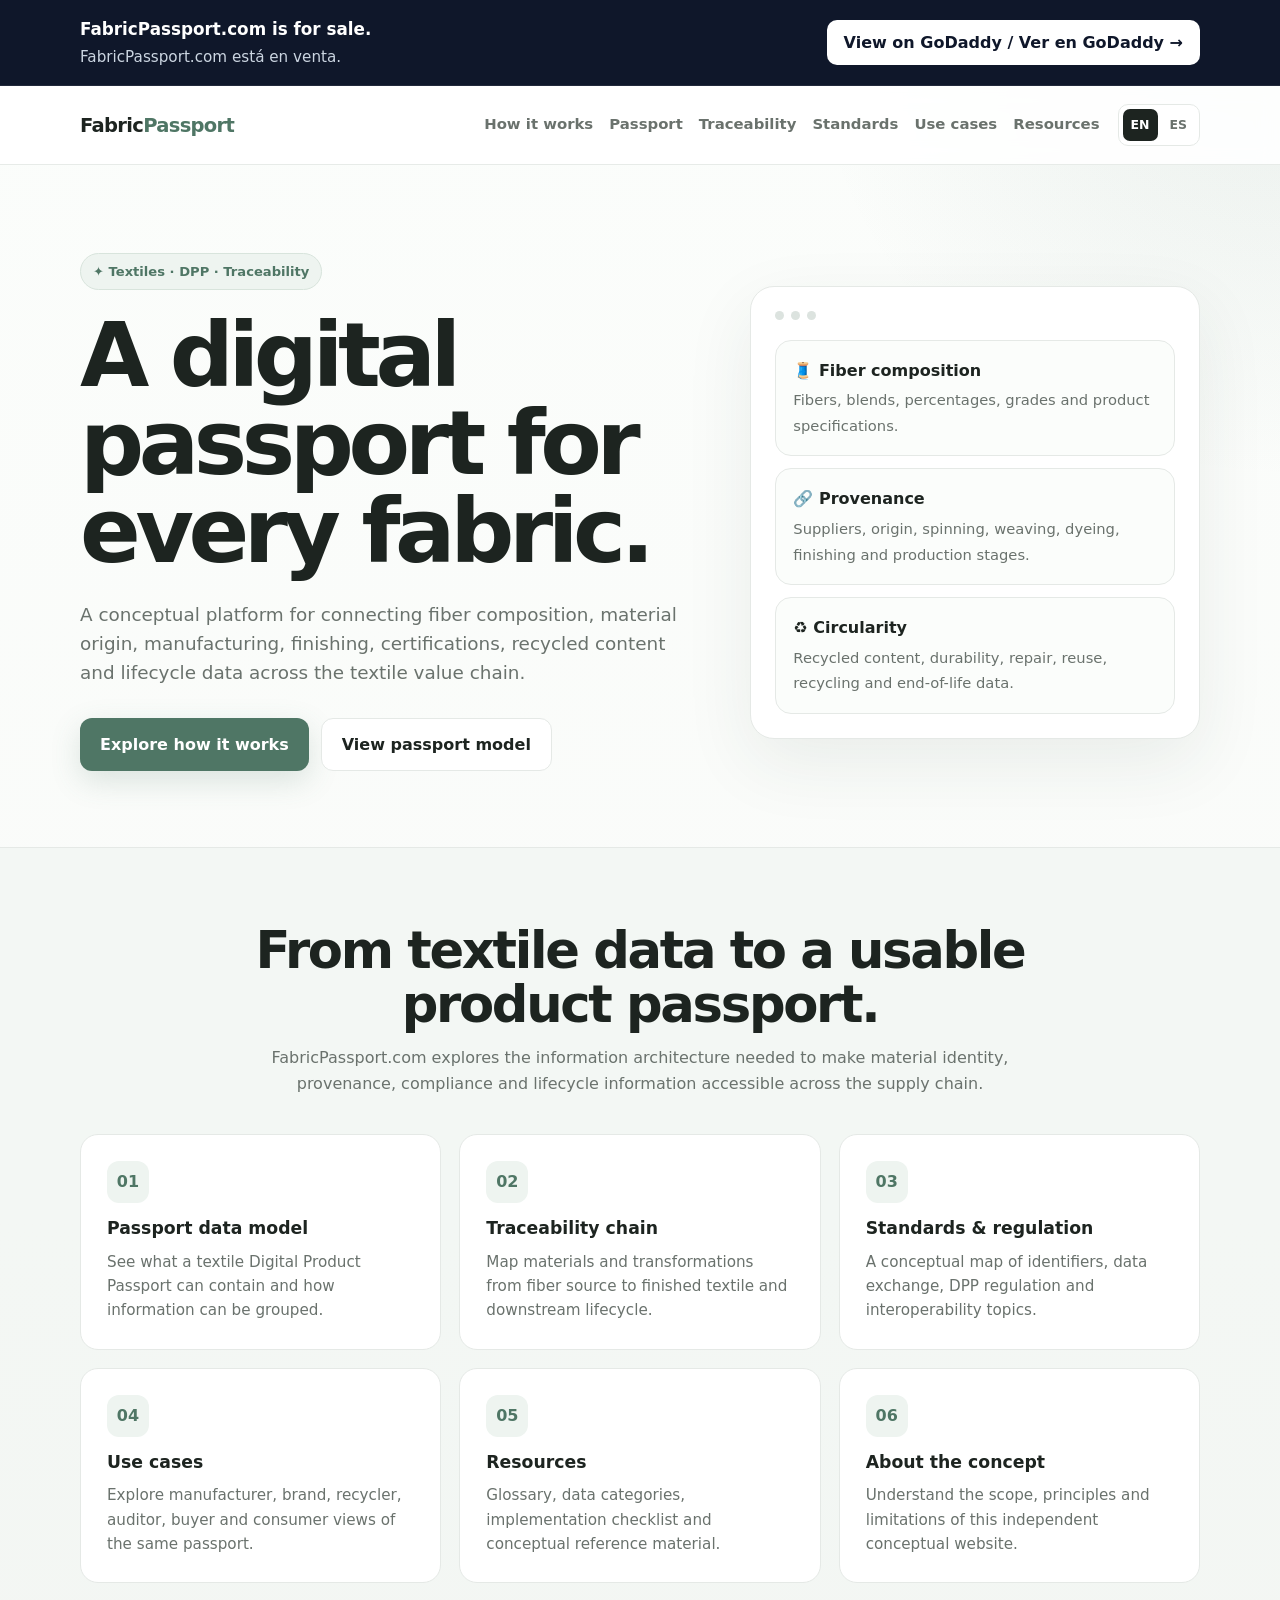
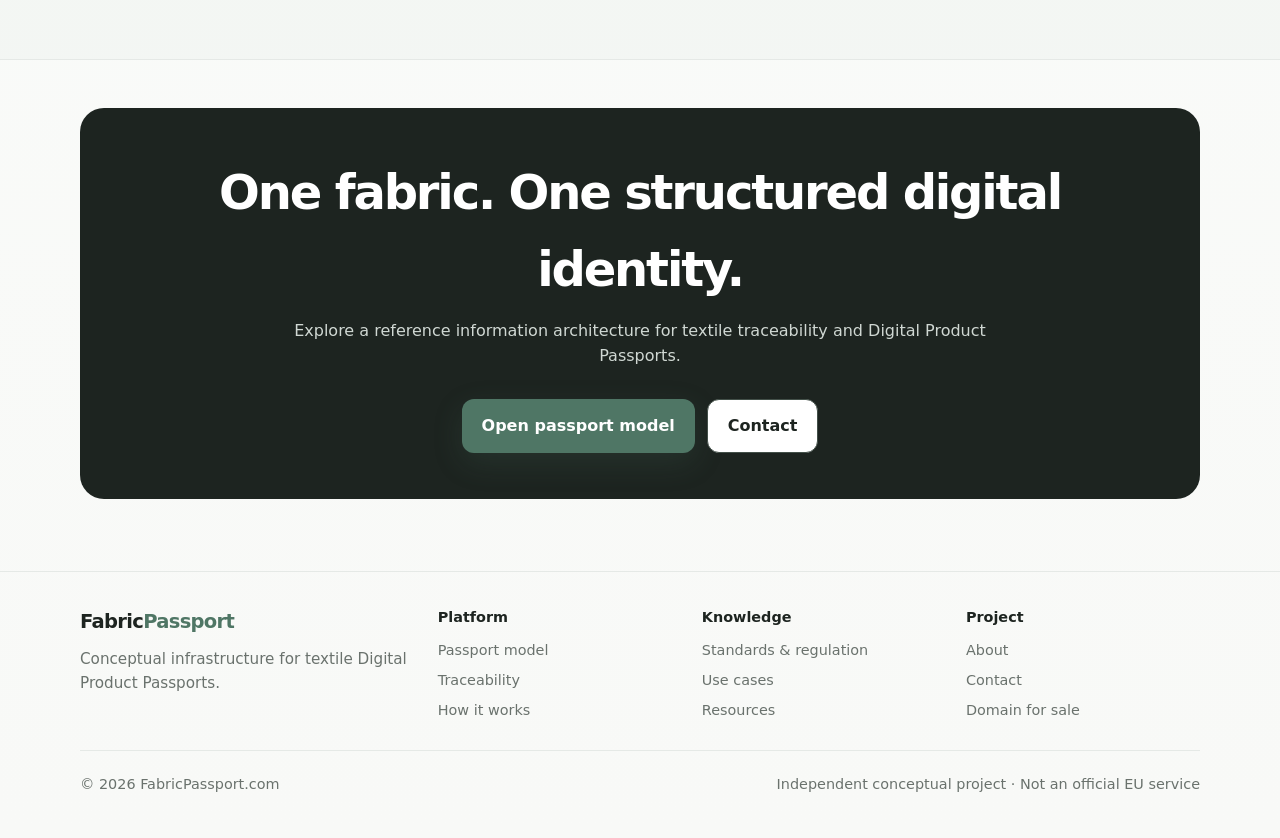
<file: index.html>
<!doctype html><html lang="en"><head><meta charset="utf-8"><meta name="viewport" content="width=device-width, initial-scale=1"><title>FabricPassport.com — Digital Product Passports for fabrics and textiles</title><meta name="description" content="Conceptual platform for textile Digital Product Passports, traceability, provenance and lifecycle data."><meta name="robots" content="index, follow"><link rel="stylesheet" href="styles.css"><script async src="https://www.googletagmanager.com/gtag/js?id=G-VR49C18LTL"></script><script>window.dataLayer=window.dataLayer||[];function gtag(){dataLayer.push(arguments)}gtag('js',new Date());gtag('config','G-VR49C18LTL');</script></head><body data-page="home"><div class="sale-banner"><div class="container sale-banner-inner"><div class="sale-banner-copy"><strong>FabricPassport.com is for sale.</strong><span>FabricPassport.com está en venta.</span></div><a href="https://www.godaddy.com/domainsearch/find?checkAvail=1&domainToCheck=fabricpassport.com" target="_blank" rel="noopener noreferrer">View on GoDaddy / Ver en GoDaddy →</a></div></div>
<header><div class="container"><nav><a href="index.html" class="brand">Fabric<span>Passport</span></a><div class="nav-actions"><div class="nav-links"><a href="how-it-works.html" class="nav-link" data-nav="how"><span data-en="How it works" data-es="Cómo funciona">How it works</span></a><a href="passport.html" class="nav-link" data-nav="passport"><span data-en="Passport" data-es="Pasaporte">Passport</span></a><a href="traceability.html" class="nav-link" data-nav="traceability"><span data-en="Traceability" data-es="Trazabilidad">Traceability</span></a><a href="standards.html" class="nav-link" data-nav="standards"><span data-en="Standards" data-es="Estándares">Standards</span></a><a href="use-cases.html" class="nav-link" data-nav="usecases"><span data-en="Use cases" data-es="Casos de uso">Use cases</span></a><a href="resources.html" class="nav-link" data-nav="resources"><span data-en="Resources" data-es="Recursos">Resources</span></a></div><div class="language-switch" aria-label="Language selector"><button type="button" data-lang="en">EN</button><button type="button" data-lang="es">ES</button></div></div></nav></div></header>
<main>
<section class="hero"><div class="container hero-grid"><div><div class="eyebrow" data-en="✦ Textiles · DPP · Traceability" data-es="✦ Textil · DPP · Trazabilidad">✦ Textiles · DPP · Traceability</div><h1 data-en="A digital passport for every fabric." data-es="Un pasaporte digital para cada tejido.">A digital passport for every fabric.</h1><p data-en="A conceptual platform for connecting fiber composition, material origin, manufacturing, finishing, certifications, recycled content and lifecycle data across the textile value chain." data-es="Una plataforma conceptual para conectar composición de fibras, origen de materiales, fabricación, acabados, certificaciones, contenido reciclado y datos de ciclo de vida en toda la cadena de valor textil.">A conceptual platform for connecting fiber composition, material origin, manufacturing, finishing, certifications, recycled content and lifecycle data across the textile value chain.</p><div class="actions"><a href="how-it-works.html" class="btn btn-primary" data-en="Explore how it works" data-es="Ver cómo funciona">Explore how it works</a><a href="passport.html" class="btn btn-secondary" data-en="View passport model" data-es="Ver modelo de pasaporte">View passport model</a></div></div><div class="preview"><div class="preview-top"><div class="dot"></div><div class="dot"></div><div class="dot"></div></div><div class="mini-card"><strong data-en="🧵 Fiber composition" data-es="🧵 Composición de fibras">🧵 Fiber composition</strong><span data-en="Fibers, blends, percentages, grades and product specifications." data-es="Fibras, mezclas, porcentajes, calidades y especificaciones de producto.">Fibers, blends, percentages, grades and product specifications.</span></div><div class="mini-card"><strong data-en="🔗 Provenance" data-es="🔗 Procedencia">🔗 Provenance</strong><span data-en="Suppliers, origin, spinning, weaving, dyeing, finishing and production stages." data-es="Proveedores, origen, hilado, tejido, tintura, acabado y etapas de producción.">Suppliers, origin, spinning, weaving, dyeing, finishing and production stages.</span></div><div class="mini-card"><strong data-en="♻️ Circularity" data-es="♻️ Circularidad">♻️ Circularity</strong><span data-en="Recycled content, durability, repair, reuse, recycling and end-of-life data." data-es="Contenido reciclado, durabilidad, reparación, reutilización, reciclaje y fin de vida.">Recycled content, durability, repair, reuse, recycling and end-of-life data.</span></div></div></div></section>
<section class="section alt"><div class="container"><div class="section-title"><h2 data-en="From textile data to a usable product passport." data-es="De los datos textiles a un pasaporte de producto utilizable.">From textile data to a usable product passport.</h2><p data-en="FabricPassport.com explores the information architecture needed to make material identity, provenance, compliance and lifecycle information accessible across the supply chain." data-es="FabricPassport.com explora la arquitectura de información necesaria para hacer accesibles la identidad del material, la procedencia, el cumplimiento y el ciclo de vida a lo largo de la cadena de suministro.">FabricPassport.com explores the information architecture needed to make material identity, provenance, compliance and lifecycle information accessible across the supply chain.</p></div><div class="cards"><a class="card link-card" href="passport.html"><div class="icon">01</div><h3 data-en="Passport data model" data-es="Modelo de datos DPP">Passport data model</h3><p data-en="See what a textile Digital Product Passport can contain and how information can be grouped." data-es="Consulta qué puede contener un Pasaporte Digital de Producto textil y cómo agrupar la información.">See what a textile Digital Product Passport can contain and how information can be grouped.</p></a><a class="card link-card" href="traceability.html"><div class="icon">02</div><h3 data-en="Traceability chain" data-es="Cadena de trazabilidad">Traceability chain</h3><p data-en="Map materials and transformations from fiber source to finished textile and downstream lifecycle." data-es="Mapea materiales y transformaciones desde el origen de la fibra hasta el producto terminado y su ciclo de vida.">Map materials and transformations from fiber source to finished textile and downstream lifecycle.</p></a><a class="card link-card" href="standards.html"><div class="icon">03</div><h3 data-en="Standards & regulation" data-es="Estándares y regulación">Standards & regulation</h3><p data-en="A conceptual map of identifiers, data exchange, DPP regulation and interoperability topics." data-es="Un mapa conceptual de identificadores, intercambio de datos, regulación DPP e interoperabilidad.">A conceptual map of identifiers, data exchange, DPP regulation and interoperability topics.</p></a><a class="card link-card" href="use-cases.html"><div class="icon">04</div><h3 data-en="Use cases" data-es="Casos de uso">Use cases</h3><p data-en="Explore manufacturer, brand, recycler, auditor, buyer and consumer views of the same passport." data-es="Explora las vistas de fabricante, marca, reciclador, auditor, comprador y consumidor sobre un mismo pasaporte.">Explore manufacturer, brand, recycler, auditor, buyer and consumer views of the same passport.</p></a><a class="card link-card" href="resources.html"><div class="icon">05</div><h3 data-en="Resources" data-es="Recursos">Resources</h3><p data-en="Glossary, data categories, implementation checklist and conceptual reference material." data-es="Glosario, categorías de datos, checklist de implantación y material conceptual de referencia.">Glossary, data categories, implementation checklist and conceptual reference material.</p></a><a class="card link-card" href="about.html"><div class="icon">06</div><h3 data-en="About the concept" data-es="Sobre el concepto">About the concept</h3><p data-en="Understand the scope, principles and limitations of this independent conceptual website." data-es="Conoce el alcance, principios y limitaciones de esta web conceptual independiente.">Understand the scope, principles and limitations of this independent conceptual website.</p></a></div></div></section>
<section class="container"><div class="cta"><h2 data-en="One fabric. One structured digital identity." data-es="Un tejido. Una identidad digital estructurada.">One fabric. One structured digital identity.</h2><p data-en="Explore a reference information architecture for textile traceability and Digital Product Passports." data-es="Explora una arquitectura de información de referencia para trazabilidad textil y Pasaportes Digitales de Producto.">Explore a reference information architecture for textile traceability and Digital Product Passports.</p><div class="actions"><a class="btn btn-primary" href="passport.html" data-en="Open passport model" data-es="Abrir modelo de pasaporte">Open passport model</a><a class="btn btn-secondary" href="contact.html" data-en="Contact" data-es="Contacto">Contact</a></div></div></section></main><footer><div class="container"><div class="footer-grid"><div><a href="index.html" class="brand">Fabric<span>Passport</span></a><p class="muted" style="margin-top:10px" data-en="Conceptual infrastructure for textile Digital Product Passports." data-es="Infraestructura conceptual para Pasaportes Digitales de Producto textiles.">Conceptual infrastructure for textile Digital Product Passports.</p></div><div><div class="footer-title" data-en="Platform" data-es="Plataforma">Platform</div><div class="footer-links"><a href="passport.html" data-en="Passport model" data-es="Modelo de pasaporte">Passport model</a><a href="traceability.html" data-en="Traceability" data-es="Trazabilidad">Traceability</a><a href="how-it-works.html" data-en="How it works" data-es="Cómo funciona">How it works</a></div></div><div><div class="footer-title" data-en="Knowledge" data-es="Conocimiento">Knowledge</div><div class="footer-links"><a href="standards.html" data-en="Standards & regulation" data-es="Estándares y regulación">Standards & regulation</a><a href="use-cases.html" data-en="Use cases" data-es="Casos de uso">Use cases</a><a href="resources.html" data-en="Resources" data-es="Recursos">Resources</a></div></div><div><div class="footer-title" data-en="Project" data-es="Proyecto">Project</div><div class="footer-links"><a href="about.html" data-en="About" data-es="Sobre el proyecto">About</a><a href="contact.html" data-en="Contact" data-es="Contacto">Contact</a><a href="https://www.godaddy.com/domainsearch/find?checkAvail=1&domainToCheck=fabricpassport.com" target="_blank" rel="noopener noreferrer" data-en="Domain for sale" data-es="Dominio en venta">Domain for sale</a></div></div></div><div class="footer-bottom"><span>© 2026 FabricPassport.com</span><span data-en="Independent conceptual project · Not an official EU service" data-es="Proyecto conceptual independiente · No es un servicio oficial de la UE">Independent conceptual project · Not an official EU service</span></div></div></footer><script src="site.js"></script>
</body></html>
</file>
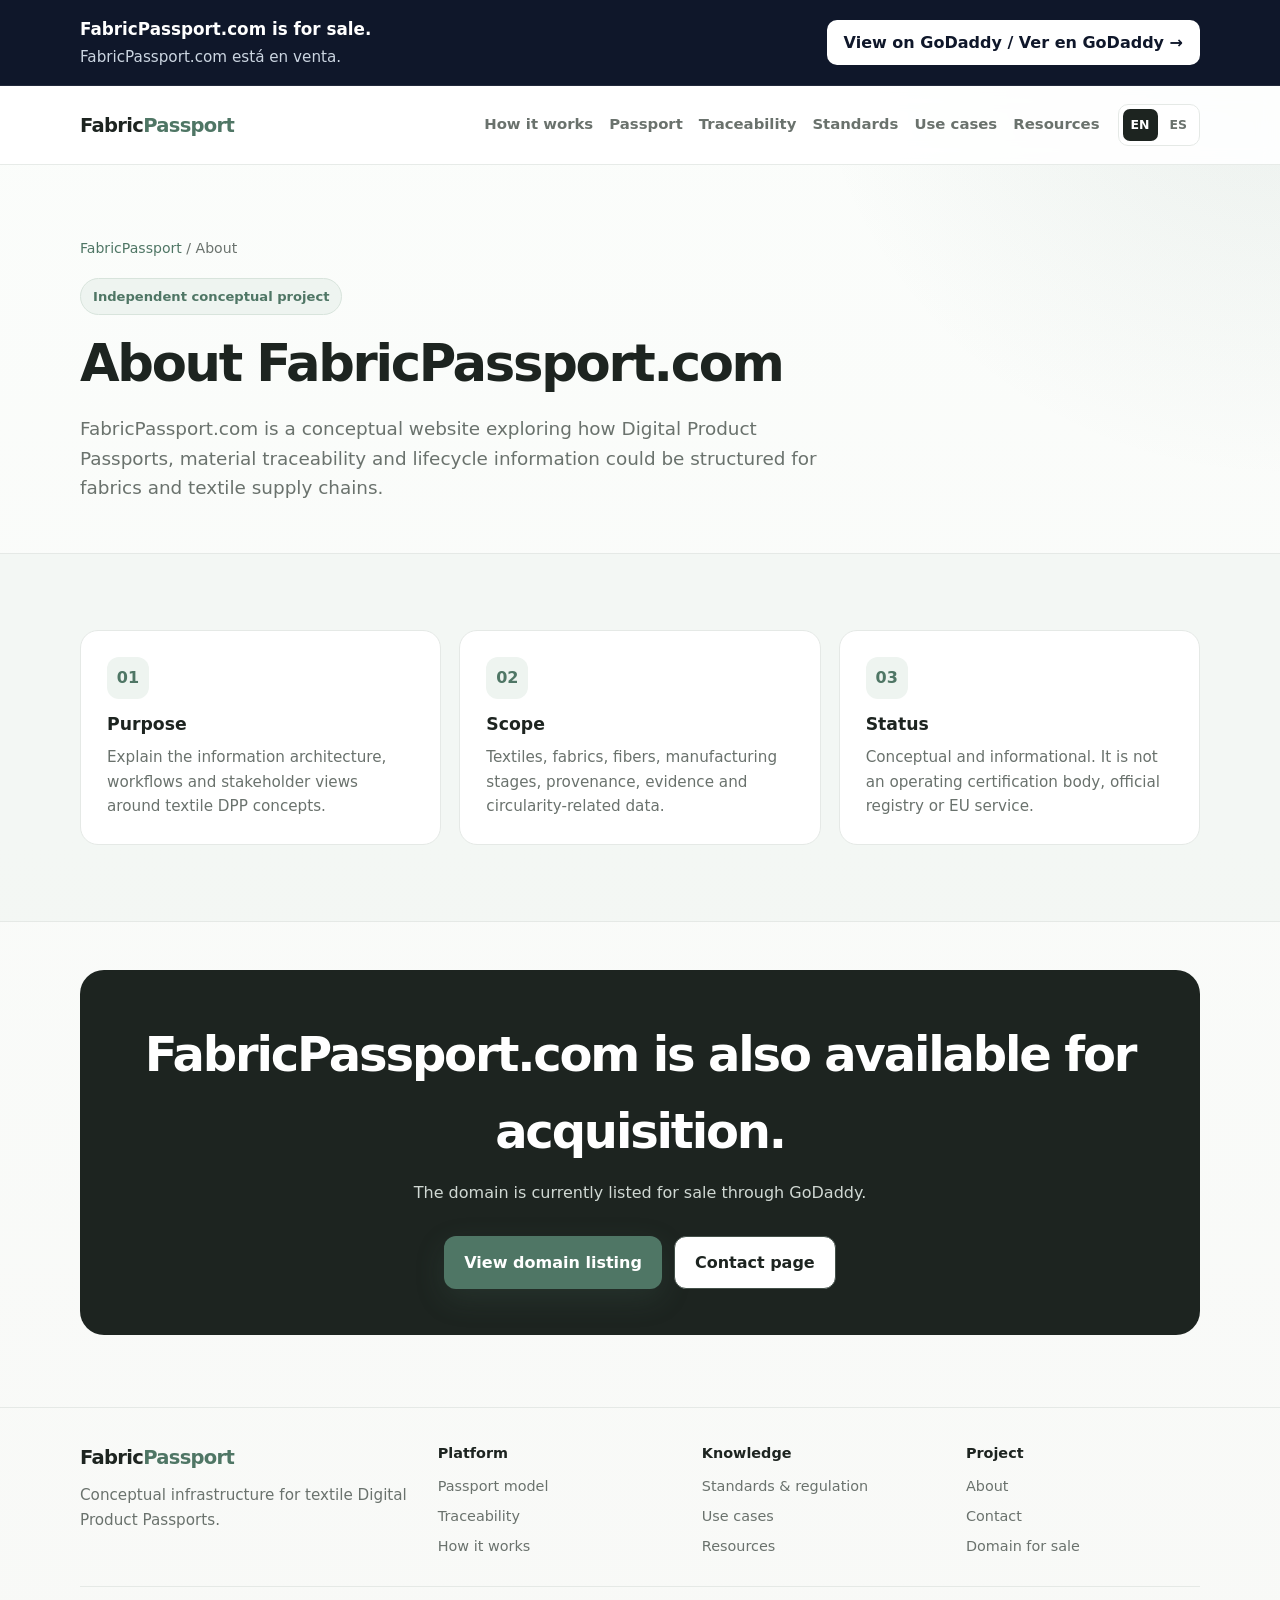
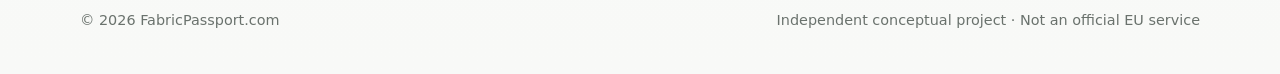
<file: about.html>
<!doctype html><html lang="en"><head><meta charset="utf-8"><meta name="viewport" content="width=device-width, initial-scale=1"><title>About — FabricPassport.com</title><meta name="description" content="About the FabricPassport.com independent conceptual project for textile Digital Product Passports."><meta name="robots" content="index, follow"><link rel="stylesheet" href="styles.css"><script async src="https://www.googletagmanager.com/gtag/js?id=G-VR49C18LTL"></script><script>window.dataLayer=window.dataLayer||[];function gtag(){dataLayer.push(arguments)}gtag('js',new Date());gtag('config','G-VR49C18LTL');</script></head><body data-page="about"><div class="sale-banner"><div class="container sale-banner-inner"><div class="sale-banner-copy"><strong>FabricPassport.com is for sale.</strong><span>FabricPassport.com está en venta.</span></div><a href="https://www.godaddy.com/domainsearch/find?checkAvail=1&domainToCheck=fabricpassport.com" target="_blank" rel="noopener noreferrer">View on GoDaddy / Ver en GoDaddy →</a></div></div>
<header><div class="container"><nav><a href="index.html" class="brand">Fabric<span>Passport</span></a><div class="nav-actions"><div class="nav-links"><a href="how-it-works.html" class="nav-link" data-nav="how"><span data-en="How it works" data-es="Cómo funciona">How it works</span></a><a href="passport.html" class="nav-link" data-nav="passport"><span data-en="Passport" data-es="Pasaporte">Passport</span></a><a href="traceability.html" class="nav-link" data-nav="traceability"><span data-en="Traceability" data-es="Trazabilidad">Traceability</span></a><a href="standards.html" class="nav-link" data-nav="standards"><span data-en="Standards" data-es="Estándares">Standards</span></a><a href="use-cases.html" class="nav-link" data-nav="usecases"><span data-en="Use cases" data-es="Casos de uso">Use cases</span></a><a href="resources.html" class="nav-link" data-nav="resources"><span data-en="Resources" data-es="Recursos">Resources</span></a></div><div class="language-switch" aria-label="Language selector"><button type="button" data-lang="en">EN</button><button type="button" data-lang="es">ES</button></div></div></nav></div></header>
<main><section class="page-hero"><div class="container"><div class="breadcrumbs"><a href="index.html">FabricPassport</a> / <span data-en="About" data-es="Sobre el proyecto">About</span></div><div class="eyebrow" data-en="Independent conceptual project" data-es="Proyecto conceptual independiente">Independent conceptual project</div><h1 data-en="About FabricPassport.com" data-es="Sobre FabricPassport.com">About FabricPassport.com</h1><p class="lead" data-en="FabricPassport.com is a conceptual website exploring how Digital Product Passports, material traceability and lifecycle information could be structured for fabrics and textile supply chains." data-es="FabricPassport.com es una web conceptual que explora cómo estructurar Pasaportes Digitales de Producto, trazabilidad de materiales e información de ciclo de vida para tejidos y cadenas de suministro textiles.">FabricPassport.com is a conceptual website exploring how Digital Product Passports, material traceability and lifecycle information could be structured for fabrics and textile supply chains.</p></div></section><section class="section alt"><div class="container"><div class="cards"><div class="card"><div class="icon">01</div><h3 data-en="Purpose" data-es="Propósito">Purpose</h3><p data-en="Explain the information architecture, workflows and stakeholder views around textile DPP concepts." data-es="Explicar arquitectura de información, flujos y vistas de actores alrededor de conceptos DPP textiles.">Explain the information architecture, workflows and stakeholder views around textile DPP concepts.</p></div><div class="card"><div class="icon">02</div><h3 data-en="Scope" data-es="Alcance">Scope</h3><p data-en="Textiles, fabrics, fibers, manufacturing stages, provenance, evidence and circularity-related data." data-es="Textiles, tejidos, fibras, etapas de fabricación, procedencia, evidencias y datos ligados a circularidad.">Textiles, fabrics, fibers, manufacturing stages, provenance, evidence and circularity-related data.</p></div><div class="card"><div class="icon">03</div><h3 data-en="Status" data-es="Estado">Status</h3><p data-en="Conceptual and informational. It is not an operating certification body, official registry or EU service." data-es="Conceptual e informativo. No es un organismo certificador, registro oficial ni servicio de la UE.">Conceptual and informational. It is not an operating certification body, official registry or EU service.</p></div></div></div></section><section class="container"><div class="cta"><h2 data-en="FabricPassport.com is also available for acquisition." data-es="FabricPassport.com también está disponible para adquisición.">FabricPassport.com is also available for acquisition.</h2><p data-en="The domain is currently listed for sale through GoDaddy." data-es="El dominio está actualmente listado para venta a través de GoDaddy.">The domain is currently listed for sale through GoDaddy.</p><div class="actions"><a class="btn btn-primary" target="_blank" rel="noopener noreferrer" href="https://www.godaddy.com/domainsearch/find?checkAvail=1&domainToCheck=fabricpassport.com" data-en="View domain listing" data-es="Ver anuncio del dominio">View domain listing</a><a class="btn btn-secondary" href="contact.html" data-en="Contact page" data-es="Página de contacto">Contact page</a></div></div></section></main><footer><div class="container"><div class="footer-grid"><div><a href="index.html" class="brand">Fabric<span>Passport</span></a><p class="muted" style="margin-top:10px" data-en="Conceptual infrastructure for textile Digital Product Passports." data-es="Infraestructura conceptual para Pasaportes Digitales de Producto textiles.">Conceptual infrastructure for textile Digital Product Passports.</p></div><div><div class="footer-title" data-en="Platform" data-es="Plataforma">Platform</div><div class="footer-links"><a href="passport.html" data-en="Passport model" data-es="Modelo de pasaporte">Passport model</a><a href="traceability.html" data-en="Traceability" data-es="Trazabilidad">Traceability</a><a href="how-it-works.html" data-en="How it works" data-es="Cómo funciona">How it works</a></div></div><div><div class="footer-title" data-en="Knowledge" data-es="Conocimiento">Knowledge</div><div class="footer-links"><a href="standards.html" data-en="Standards & regulation" data-es="Estándares y regulación">Standards & regulation</a><a href="use-cases.html" data-en="Use cases" data-es="Casos de uso">Use cases</a><a href="resources.html" data-en="Resources" data-es="Recursos">Resources</a></div></div><div><div class="footer-title" data-en="Project" data-es="Proyecto">Project</div><div class="footer-links"><a href="about.html" data-en="About" data-es="Sobre el proyecto">About</a><a href="contact.html" data-en="Contact" data-es="Contacto">Contact</a><a href="https://www.godaddy.com/domainsearch/find?checkAvail=1&domainToCheck=fabricpassport.com" target="_blank" rel="noopener noreferrer" data-en="Domain for sale" data-es="Dominio en venta">Domain for sale</a></div></div></div><div class="footer-bottom"><span>© 2026 FabricPassport.com</span><span data-en="Independent conceptual project · Not an official EU service" data-es="Proyecto conceptual independiente · No es un servicio oficial de la UE">Independent conceptual project · Not an official EU service</span></div></div></footer><script src="site.js"></script>
</body></html>
</file>
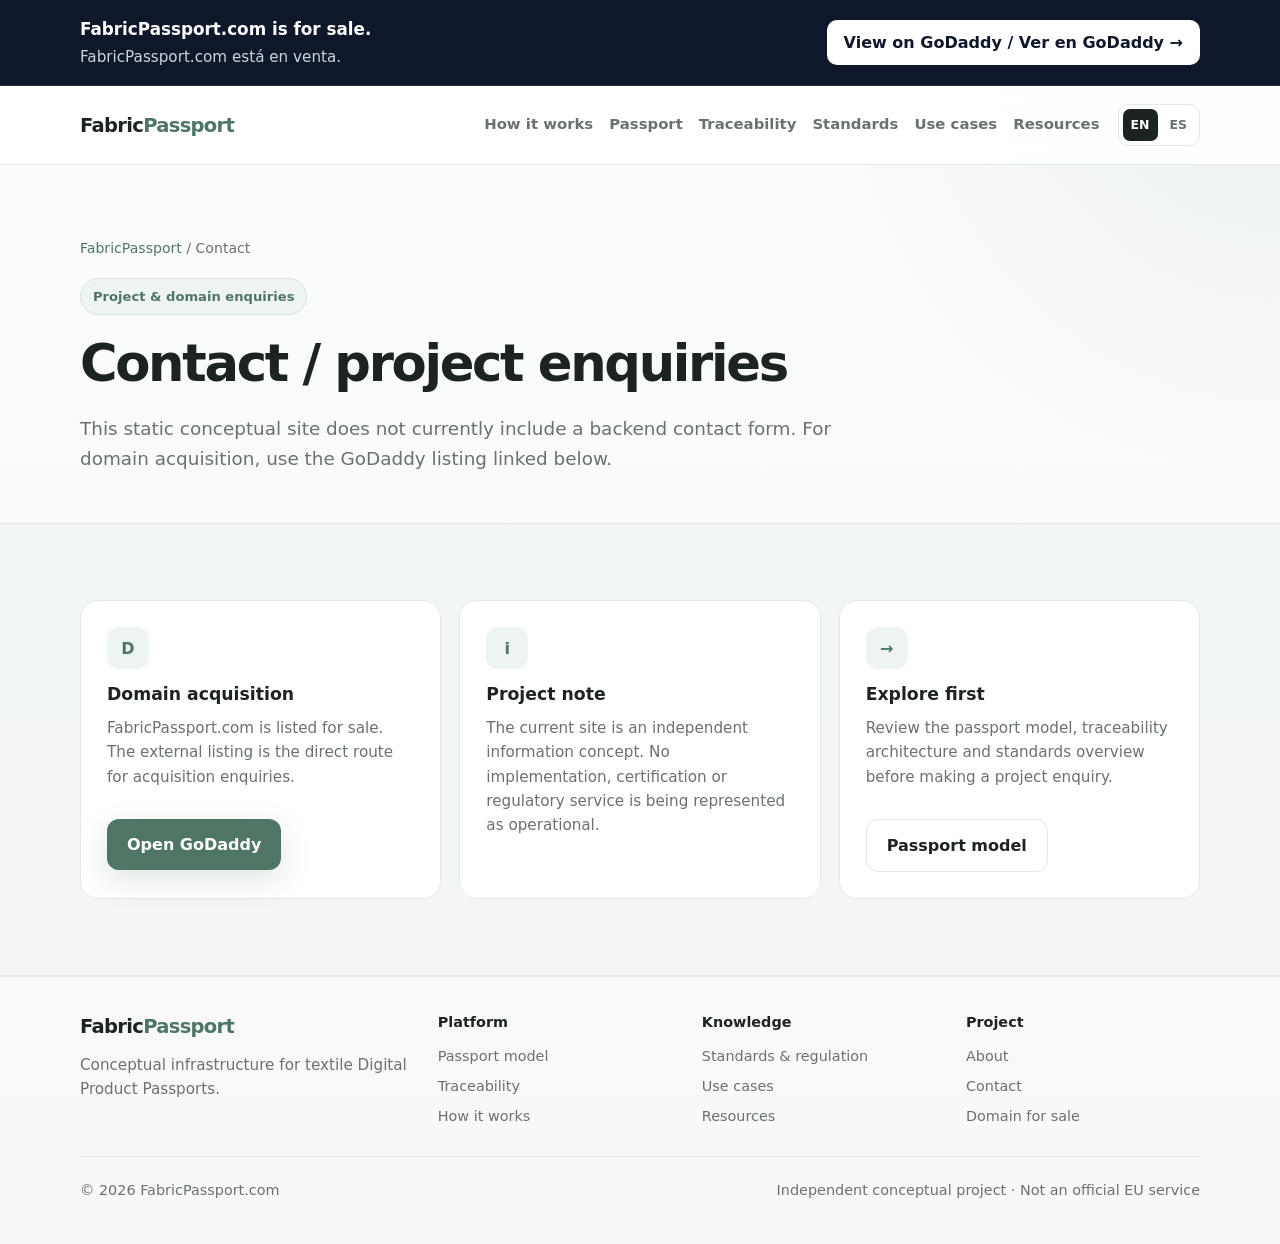
<file: contact.html>
<!doctype html><html lang="en"><head><meta charset="utf-8"><meta name="viewport" content="width=device-width, initial-scale=1"><title>Contact — FabricPassport.com</title><meta name="description" content="Contact and domain acquisition information for FabricPassport.com."><meta name="robots" content="index, follow"><link rel="stylesheet" href="styles.css"><script async src="https://www.googletagmanager.com/gtag/js?id=G-VR49C18LTL"></script><script>window.dataLayer=window.dataLayer||[];function gtag(){dataLayer.push(arguments)}gtag('js',new Date());gtag('config','G-VR49C18LTL');</script></head><body data-page="contact"><div class="sale-banner"><div class="container sale-banner-inner"><div class="sale-banner-copy"><strong>FabricPassport.com is for sale.</strong><span>FabricPassport.com está en venta.</span></div><a href="https://www.godaddy.com/domainsearch/find?checkAvail=1&domainToCheck=fabricpassport.com" target="_blank" rel="noopener noreferrer">View on GoDaddy / Ver en GoDaddy →</a></div></div>
<header><div class="container"><nav><a href="index.html" class="brand">Fabric<span>Passport</span></a><div class="nav-actions"><div class="nav-links"><a href="how-it-works.html" class="nav-link" data-nav="how"><span data-en="How it works" data-es="Cómo funciona">How it works</span></a><a href="passport.html" class="nav-link" data-nav="passport"><span data-en="Passport" data-es="Pasaporte">Passport</span></a><a href="traceability.html" class="nav-link" data-nav="traceability"><span data-en="Traceability" data-es="Trazabilidad">Traceability</span></a><a href="standards.html" class="nav-link" data-nav="standards"><span data-en="Standards" data-es="Estándares">Standards</span></a><a href="use-cases.html" class="nav-link" data-nav="usecases"><span data-en="Use cases" data-es="Casos de uso">Use cases</span></a><a href="resources.html" class="nav-link" data-nav="resources"><span data-en="Resources" data-es="Recursos">Resources</span></a></div><div class="language-switch" aria-label="Language selector"><button type="button" data-lang="en">EN</button><button type="button" data-lang="es">ES</button></div></div></nav></div></header>
<main><section class="page-hero"><div class="container"><div class="breadcrumbs"><a href="index.html">FabricPassport</a> / <span data-en="Contact" data-es="Contacto">Contact</span></div><div class="eyebrow" data-en="Project & domain enquiries" data-es="Consultas sobre proyecto y dominio">Project & domain enquiries</div><h1 data-en="Contact / project enquiries" data-es="Contacto / consultas sobre el proyecto">Contact / project enquiries</h1><p class="lead" data-en="This static conceptual site does not currently include a backend contact form. For domain acquisition, use the GoDaddy listing linked below." data-es="Esta web conceptual estática no incluye actualmente un formulario con backend. Para adquisición del dominio, utiliza el anuncio de GoDaddy enlazado abajo.">This static conceptual site does not currently include a backend contact form. For domain acquisition, use the GoDaddy listing linked below.</p></div></section><section class="section alt"><div class="container"><div class="cards"><div class="card"><div class="icon">D</div><h3 data-en="Domain acquisition" data-es="Adquisición del dominio">Domain acquisition</h3><p data-en="FabricPassport.com is listed for sale. The external listing is the direct route for acquisition enquiries." data-es="FabricPassport.com está listado en venta. El anuncio externo es la vía directa para consultas de adquisición.">FabricPassport.com is listed for sale. The external listing is the direct route for acquisition enquiries.</p><div class="actions"><a class="btn btn-primary" href="https://www.godaddy.com/domainsearch/find?checkAvail=1&domainToCheck=fabricpassport.com" target="_blank" rel="noopener noreferrer" data-en="Open GoDaddy" data-es="Abrir GoDaddy">Open GoDaddy</a></div></div><div class="card"><div class="icon">i</div><h3 data-en="Project note" data-es="Nota del proyecto">Project note</h3><p data-en="The current site is an independent information concept. No implementation, certification or regulatory service is being represented as operational." data-es="La web actual es un concepto informativo independiente. No se presenta como operativo ningún servicio de implantación, certificación o regulación.">The current site is an independent information concept. No implementation, certification or regulatory service is being represented as operational.</p></div><div class="card"><div class="icon">→</div><h3 data-en="Explore first" data-es="Explorar primero">Explore first</h3><p data-en="Review the passport model, traceability architecture and standards overview before making a project enquiry." data-es="Revisa el modelo de pasaporte, la arquitectura de trazabilidad y la visión de estándares antes de realizar una consulta.">Review the passport model, traceability architecture and standards overview before making a project enquiry.</p><div class="actions"><a class="btn btn-secondary" href="passport.html" data-en="Passport model" data-es="Modelo de pasaporte">Passport model</a></div></div></div></div></section></main><footer><div class="container"><div class="footer-grid"><div><a href="index.html" class="brand">Fabric<span>Passport</span></a><p class="muted" style="margin-top:10px" data-en="Conceptual infrastructure for textile Digital Product Passports." data-es="Infraestructura conceptual para Pasaportes Digitales de Producto textiles.">Conceptual infrastructure for textile Digital Product Passports.</p></div><div><div class="footer-title" data-en="Platform" data-es="Plataforma">Platform</div><div class="footer-links"><a href="passport.html" data-en="Passport model" data-es="Modelo de pasaporte">Passport model</a><a href="traceability.html" data-en="Traceability" data-es="Trazabilidad">Traceability</a><a href="how-it-works.html" data-en="How it works" data-es="Cómo funciona">How it works</a></div></div><div><div class="footer-title" data-en="Knowledge" data-es="Conocimiento">Knowledge</div><div class="footer-links"><a href="standards.html" data-en="Standards & regulation" data-es="Estándares y regulación">Standards & regulation</a><a href="use-cases.html" data-en="Use cases" data-es="Casos de uso">Use cases</a><a href="resources.html" data-en="Resources" data-es="Recursos">Resources</a></div></div><div><div class="footer-title" data-en="Project" data-es="Proyecto">Project</div><div class="footer-links"><a href="about.html" data-en="About" data-es="Sobre el proyecto">About</a><a href="contact.html" data-en="Contact" data-es="Contacto">Contact</a><a href="https://www.godaddy.com/domainsearch/find?checkAvail=1&domainToCheck=fabricpassport.com" target="_blank" rel="noopener noreferrer" data-en="Domain for sale" data-es="Dominio en venta">Domain for sale</a></div></div></div><div class="footer-bottom"><span>© 2026 FabricPassport.com</span><span data-en="Independent conceptual project · Not an official EU service" data-es="Proyecto conceptual independiente · No es un servicio oficial de la UE">Independent conceptual project · Not an official EU service</span></div></div></footer><script src="site.js"></script>
</body></html>
</file>
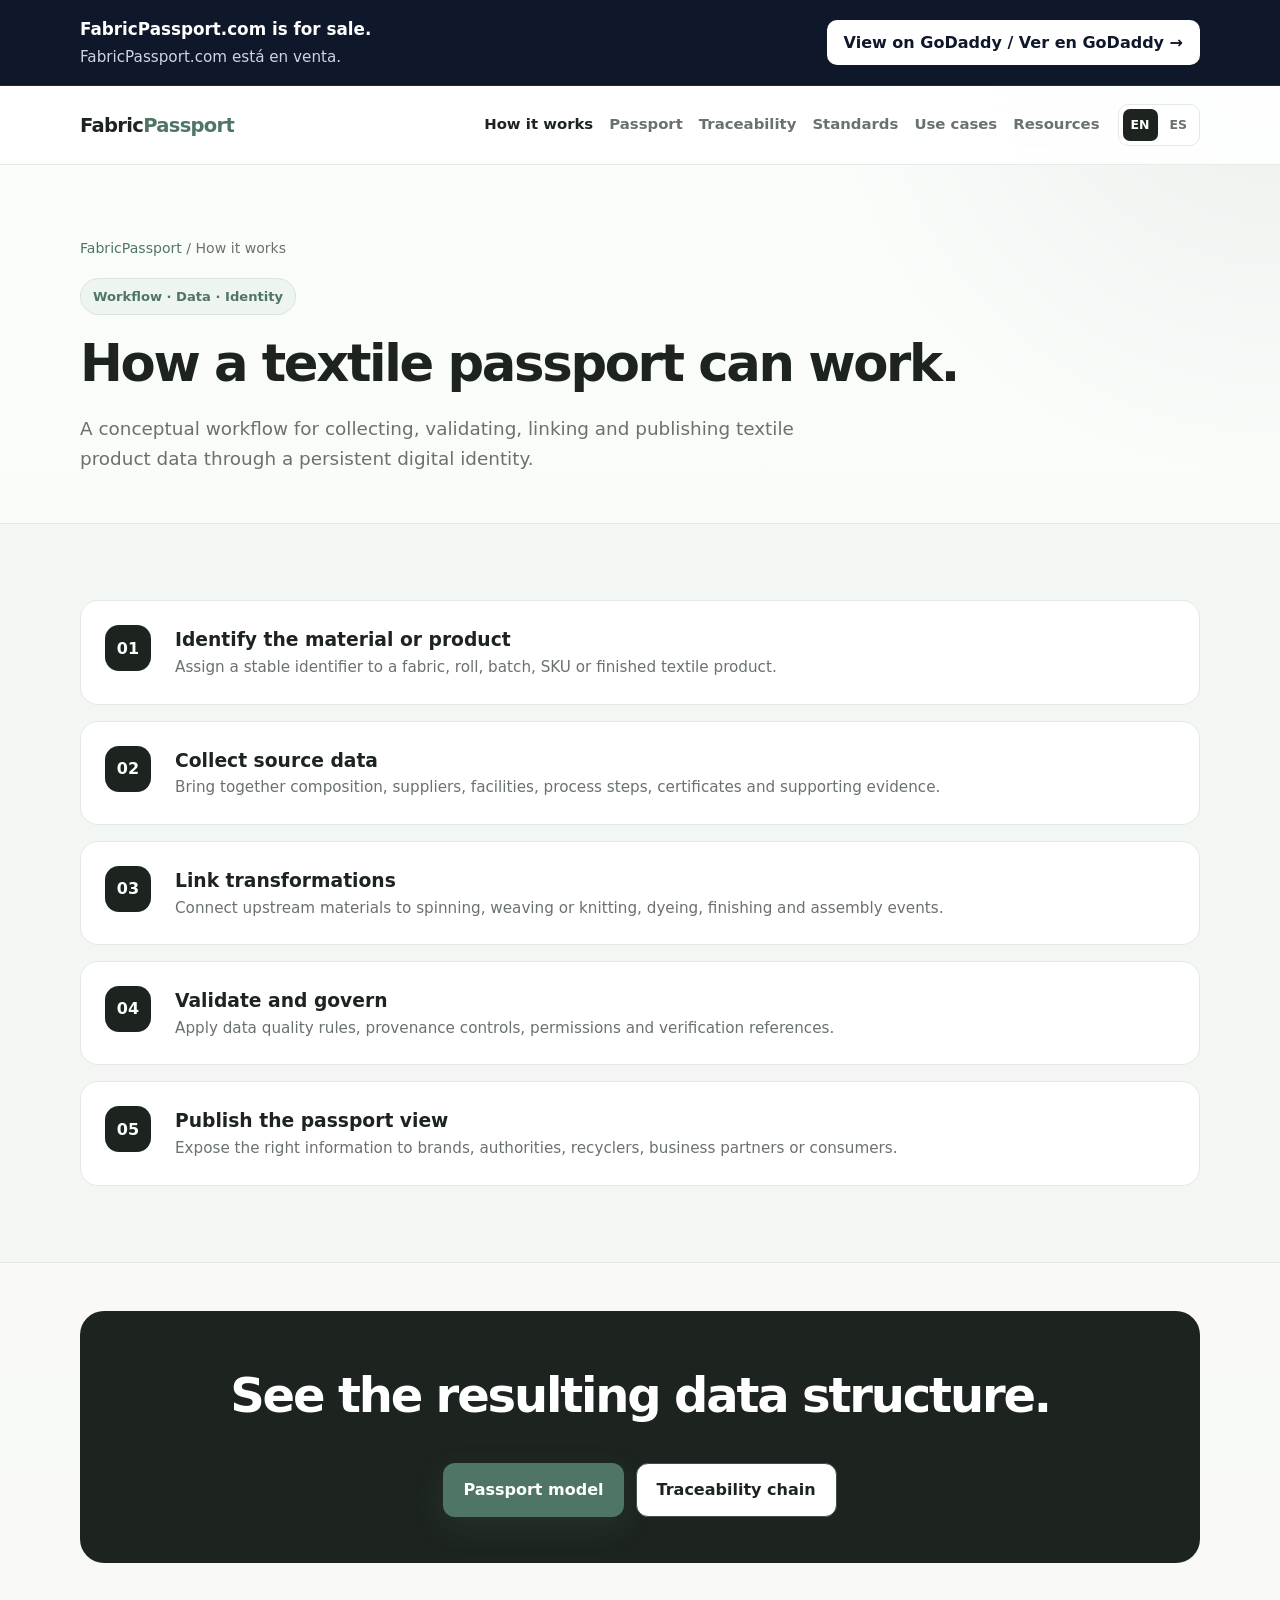
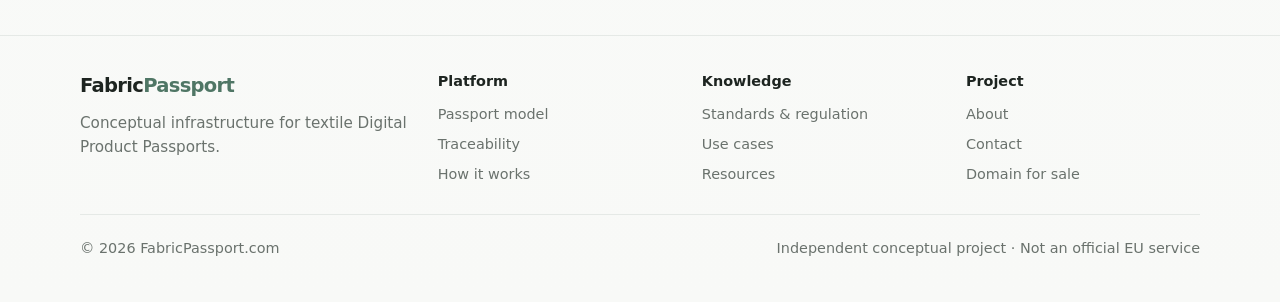
<file: how-it-works.html>
<!doctype html><html lang="en"><head><meta charset="utf-8"><meta name="viewport" content="width=device-width, initial-scale=1"><title>How it works — FabricPassport.com</title><meta name="description" content="Conceptual workflow for textile Digital Product Passport data collection, traceability and publication."><meta name="robots" content="index, follow"><link rel="stylesheet" href="styles.css"><script async src="https://www.googletagmanager.com/gtag/js?id=G-VR49C18LTL"></script><script>window.dataLayer=window.dataLayer||[];function gtag(){dataLayer.push(arguments)}gtag('js',new Date());gtag('config','G-VR49C18LTL');</script></head><body data-page="how"><div class="sale-banner"><div class="container sale-banner-inner"><div class="sale-banner-copy"><strong>FabricPassport.com is for sale.</strong><span>FabricPassport.com está en venta.</span></div><a href="https://www.godaddy.com/domainsearch/find?checkAvail=1&domainToCheck=fabricpassport.com" target="_blank" rel="noopener noreferrer">View on GoDaddy / Ver en GoDaddy →</a></div></div>
<header><div class="container"><nav><a href="index.html" class="brand">Fabric<span>Passport</span></a><div class="nav-actions"><div class="nav-links"><a href="how-it-works.html" class="nav-link" data-nav="how"><span data-en="How it works" data-es="Cómo funciona">How it works</span></a><a href="passport.html" class="nav-link" data-nav="passport"><span data-en="Passport" data-es="Pasaporte">Passport</span></a><a href="traceability.html" class="nav-link" data-nav="traceability"><span data-en="Traceability" data-es="Trazabilidad">Traceability</span></a><a href="standards.html" class="nav-link" data-nav="standards"><span data-en="Standards" data-es="Estándares">Standards</span></a><a href="use-cases.html" class="nav-link" data-nav="usecases"><span data-en="Use cases" data-es="Casos de uso">Use cases</span></a><a href="resources.html" class="nav-link" data-nav="resources"><span data-en="Resources" data-es="Recursos">Resources</span></a></div><div class="language-switch" aria-label="Language selector"><button type="button" data-lang="en">EN</button><button type="button" data-lang="es">ES</button></div></div></nav></div></header>
<main><section class="page-hero"><div class="container"><div class="breadcrumbs"><a href="index.html">FabricPassport</a> / <span data-en="How it works" data-es="Cómo funciona">How it works</span></div><div class="eyebrow" data-en="Workflow · Data · Identity" data-es="Flujo · Datos · Identidad">Workflow · Data · Identity</div><h1 data-en="How a textile passport can work." data-es="Cómo puede funcionar un pasaporte textil.">How a textile passport can work.</h1><p class="lead" data-en="A conceptual workflow for collecting, validating, linking and publishing textile product data through a persistent digital identity." data-es="Un flujo conceptual para recopilar, validar, enlazar y publicar datos de producto textil mediante una identidad digital persistente.">A conceptual workflow for collecting, validating, linking and publishing textile product data through a persistent digital identity.</p></div></section><section class="section alt"><div class="container"><div class="steps"><div class="step"><div class="step-num">01</div><div><h3 data-en="Identify the material or product" data-es="Identificar el material o producto">Identify the material or product</h3><p class="muted" data-en="Assign a stable identifier to a fabric, roll, batch, SKU or finished textile product." data-es="Asignar un identificador estable a un tejido, rollo, lote, SKU o producto textil terminado.">Assign a stable identifier to a fabric, roll, batch, SKU or finished textile product.</p></div></div><div class="step"><div class="step-num">02</div><div><h3 data-en="Collect source data" data-es="Recopilar datos de origen">Collect source data</h3><p class="muted" data-en="Bring together composition, suppliers, facilities, process steps, certificates and supporting evidence." data-es="Reunir composición, proveedores, instalaciones, etapas de proceso, certificados y evidencias de soporte.">Bring together composition, suppliers, facilities, process steps, certificates and supporting evidence.</p></div></div><div class="step"><div class="step-num">03</div><div><h3 data-en="Link transformations" data-es="Relacionar transformaciones">Link transformations</h3><p class="muted" data-en="Connect upstream materials to spinning, weaving or knitting, dyeing, finishing and assembly events." data-es="Conectar materiales aguas arriba con eventos de hilado, tejido o punto, tintura, acabado y confección.">Connect upstream materials to spinning, weaving or knitting, dyeing, finishing and assembly events.</p></div></div><div class="step"><div class="step-num">04</div><div><h3 data-en="Validate and govern" data-es="Validar y gobernar">Validate and govern</h3><p class="muted" data-en="Apply data quality rules, provenance controls, permissions and verification references." data-es="Aplicar reglas de calidad de datos, controles de procedencia, permisos y referencias de verificación.">Apply data quality rules, provenance controls, permissions and verification references.</p></div></div><div class="step"><div class="step-num">05</div><div><h3 data-en="Publish the passport view" data-es="Publicar la vista del pasaporte">Publish the passport view</h3><p class="muted" data-en="Expose the right information to brands, authorities, recyclers, business partners or consumers." data-es="Exponer la información adecuada a marcas, autoridades, recicladores, socios comerciales o consumidores.">Expose the right information to brands, authorities, recyclers, business partners or consumers.</p></div></div></div></div></section><section class="container"><div class="cta"><h2 data-en="See the resulting data structure." data-es="Consulta la estructura de datos resultante.">See the resulting data structure.</h2><div class="actions"><a class="btn btn-primary" href="passport.html" data-en="Passport model" data-es="Modelo de pasaporte">Passport model</a><a class="btn btn-secondary" href="traceability.html" data-en="Traceability chain" data-es="Cadena de trazabilidad">Traceability chain</a></div></div></section></main><footer><div class="container"><div class="footer-grid"><div><a href="index.html" class="brand">Fabric<span>Passport</span></a><p class="muted" style="margin-top:10px" data-en="Conceptual infrastructure for textile Digital Product Passports." data-es="Infraestructura conceptual para Pasaportes Digitales de Producto textiles.">Conceptual infrastructure for textile Digital Product Passports.</p></div><div><div class="footer-title" data-en="Platform" data-es="Plataforma">Platform</div><div class="footer-links"><a href="passport.html" data-en="Passport model" data-es="Modelo de pasaporte">Passport model</a><a href="traceability.html" data-en="Traceability" data-es="Trazabilidad">Traceability</a><a href="how-it-works.html" data-en="How it works" data-es="Cómo funciona">How it works</a></div></div><div><div class="footer-title" data-en="Knowledge" data-es="Conocimiento">Knowledge</div><div class="footer-links"><a href="standards.html" data-en="Standards & regulation" data-es="Estándares y regulación">Standards & regulation</a><a href="use-cases.html" data-en="Use cases" data-es="Casos de uso">Use cases</a><a href="resources.html" data-en="Resources" data-es="Recursos">Resources</a></div></div><div><div class="footer-title" data-en="Project" data-es="Proyecto">Project</div><div class="footer-links"><a href="about.html" data-en="About" data-es="Sobre el proyecto">About</a><a href="contact.html" data-en="Contact" data-es="Contacto">Contact</a><a href="https://www.godaddy.com/domainsearch/find?checkAvail=1&domainToCheck=fabricpassport.com" target="_blank" rel="noopener noreferrer" data-en="Domain for sale" data-es="Dominio en venta">Domain for sale</a></div></div></div><div class="footer-bottom"><span>© 2026 FabricPassport.com</span><span data-en="Independent conceptual project · Not an official EU service" data-es="Proyecto conceptual independiente · No es un servicio oficial de la UE">Independent conceptual project · Not an official EU service</span></div></div></footer><script src="site.js"></script>
</body></html>
</file>
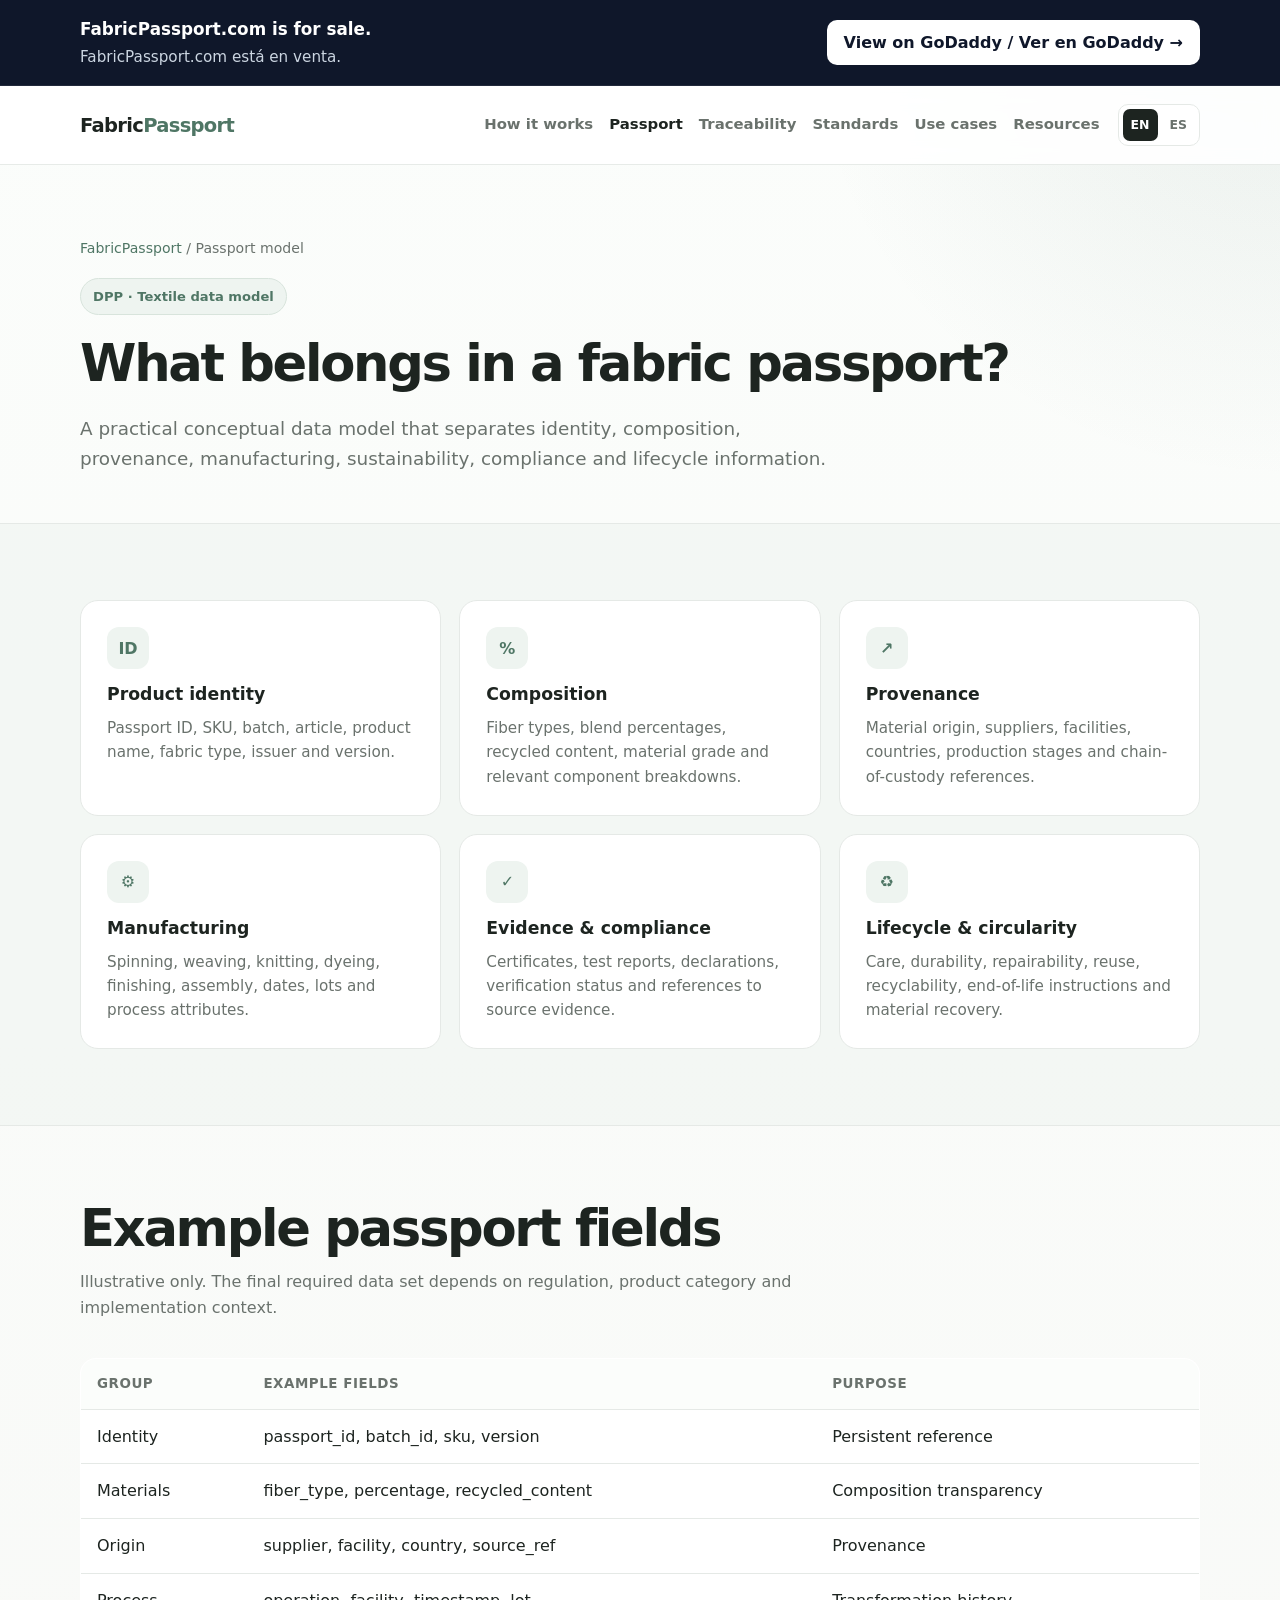
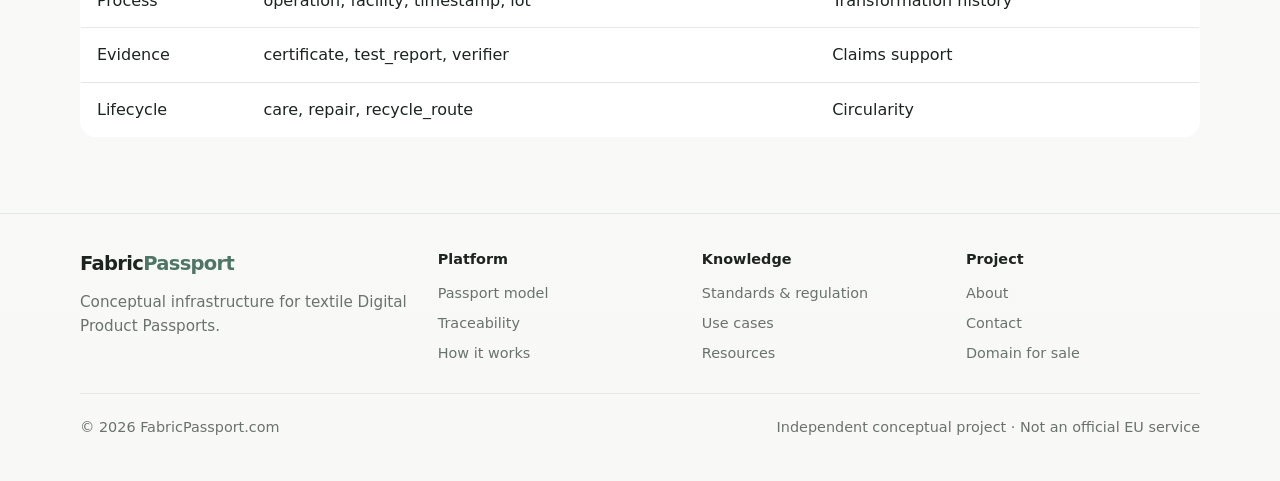
<file: passport.html>
<!doctype html><html lang="en"><head><meta charset="utf-8"><meta name="viewport" content="width=device-width, initial-scale=1"><title>Textile DPP data model — FabricPassport.com</title><meta name="description" content="Conceptual textile Digital Product Passport data model for identity, composition, provenance, manufacturing and lifecycle information."><meta name="robots" content="index, follow"><link rel="stylesheet" href="styles.css"><script async src="https://www.googletagmanager.com/gtag/js?id=G-VR49C18LTL"></script><script>window.dataLayer=window.dataLayer||[];function gtag(){dataLayer.push(arguments)}gtag('js',new Date());gtag('config','G-VR49C18LTL');</script></head><body data-page="passport"><div class="sale-banner"><div class="container sale-banner-inner"><div class="sale-banner-copy"><strong>FabricPassport.com is for sale.</strong><span>FabricPassport.com está en venta.</span></div><a href="https://www.godaddy.com/domainsearch/find?checkAvail=1&domainToCheck=fabricpassport.com" target="_blank" rel="noopener noreferrer">View on GoDaddy / Ver en GoDaddy →</a></div></div>
<header><div class="container"><nav><a href="index.html" class="brand">Fabric<span>Passport</span></a><div class="nav-actions"><div class="nav-links"><a href="how-it-works.html" class="nav-link" data-nav="how"><span data-en="How it works" data-es="Cómo funciona">How it works</span></a><a href="passport.html" class="nav-link" data-nav="passport"><span data-en="Passport" data-es="Pasaporte">Passport</span></a><a href="traceability.html" class="nav-link" data-nav="traceability"><span data-en="Traceability" data-es="Trazabilidad">Traceability</span></a><a href="standards.html" class="nav-link" data-nav="standards"><span data-en="Standards" data-es="Estándares">Standards</span></a><a href="use-cases.html" class="nav-link" data-nav="usecases"><span data-en="Use cases" data-es="Casos de uso">Use cases</span></a><a href="resources.html" class="nav-link" data-nav="resources"><span data-en="Resources" data-es="Recursos">Resources</span></a></div><div class="language-switch" aria-label="Language selector"><button type="button" data-lang="en">EN</button><button type="button" data-lang="es">ES</button></div></div></nav></div></header>
<main><section class="page-hero"><div class="container"><div class="breadcrumbs"><a href="index.html">FabricPassport</a> / <span data-en="Passport model" data-es="Modelo de pasaporte">Passport model</span></div><div class="eyebrow">DPP · Textile data model</div><h1 data-en="What belongs in a fabric passport?" data-es="¿Qué contiene un pasaporte digital de tejido?">What belongs in a fabric passport?</h1><p class="lead" data-en="A practical conceptual data model that separates identity, composition, provenance, manufacturing, sustainability, compliance and lifecycle information." data-es="Un modelo de datos conceptual y práctico que separa identidad, composición, procedencia, fabricación, sostenibilidad, cumplimiento y ciclo de vida.">A practical conceptual data model that separates identity, composition, provenance, manufacturing, sustainability, compliance and lifecycle information.</p></div></section><section class="section alt"><div class="container"><div class="cards"><div class="card"><div class="icon">ID</div><h3 data-en="Product identity" data-es="Identidad de producto">Product identity</h3><p data-en="Passport ID, SKU, batch, article, product name, fabric type, issuer and version." data-es="ID de pasaporte, SKU, lote, artículo, nombre, tipo de tejido, emisor y versión.">Passport ID, SKU, batch, article, product name, fabric type, issuer and version.</p></div><div class="card"><div class="icon">%</div><h3 data-en="Composition" data-es="Composición">Composition</h3><p data-en="Fiber types, blend percentages, recycled content, material grade and relevant component breakdowns." data-es="Tipos de fibra, porcentajes de mezcla, contenido reciclado, calidad de material y desglose de componentes.">Fiber types, blend percentages, recycled content, material grade and relevant component breakdowns.</p></div><div class="card"><div class="icon">↗</div><h3 data-en="Provenance" data-es="Procedencia">Provenance</h3><p data-en="Material origin, suppliers, facilities, countries, production stages and chain-of-custody references." data-es="Origen del material, proveedores, instalaciones, países, etapas productivas y referencias de cadena de custodia.">Material origin, suppliers, facilities, countries, production stages and chain-of-custody references.</p></div><div class="card"><div class="icon">⚙</div><h3 data-en="Manufacturing" data-es="Fabricación">Manufacturing</h3><p data-en="Spinning, weaving, knitting, dyeing, finishing, assembly, dates, lots and process attributes." data-es="Hilado, tejido, punto, tintura, acabado, confección, fechas, lotes y atributos de proceso.">Spinning, weaving, knitting, dyeing, finishing, assembly, dates, lots and process attributes.</p></div><div class="card"><div class="icon">✓</div><h3 data-en="Evidence & compliance" data-es="Evidencias y cumplimiento">Evidence & compliance</h3><p data-en="Certificates, test reports, declarations, verification status and references to source evidence." data-es="Certificados, informes de ensayo, declaraciones, estado de verificación y referencias a evidencias.">Certificates, test reports, declarations, verification status and references to source evidence.</p></div><div class="card"><div class="icon">♻</div><h3 data-en="Lifecycle & circularity" data-es="Ciclo de vida y circularidad">Lifecycle & circularity</h3><p data-en="Care, durability, repairability, reuse, recyclability, end-of-life instructions and material recovery." data-es="Cuidado, durabilidad, reparabilidad, reutilización, reciclabilidad, fin de vida y recuperación de materiales.">Care, durability, repairability, reuse, recyclability, end-of-life instructions and material recovery.</p></div></div></div></section><section class="section"><div class="container"><div class="section-title left"><h2 data-en="Example passport fields" data-es="Ejemplo de campos del pasaporte">Example passport fields</h2><p data-en="Illustrative only. The final required data set depends on regulation, product category and implementation context." data-es="Solo ilustrativo. El conjunto final de datos depende de la regulación, categoría de producto y contexto de implantación.">Illustrative only. The final required data set depends on regulation, product category and implementation context.</p></div><table class="data-table"><thead><tr><th>Group</th><th>Example fields</th><th>Purpose</th></tr></thead><tbody><tr><td>Identity</td><td>passport_id, batch_id, sku, version</td><td>Persistent reference</td></tr><tr><td>Materials</td><td>fiber_type, percentage, recycled_content</td><td>Composition transparency</td></tr><tr><td>Origin</td><td>supplier, facility, country, source_ref</td><td>Provenance</td></tr><tr><td>Process</td><td>operation, facility, timestamp, lot</td><td>Transformation history</td></tr><tr><td>Evidence</td><td>certificate, test_report, verifier</td><td>Claims support</td></tr><tr><td>Lifecycle</td><td>care, repair, recycle_route</td><td>Circularity</td></tr></tbody></table></div></section></main><footer><div class="container"><div class="footer-grid"><div><a href="index.html" class="brand">Fabric<span>Passport</span></a><p class="muted" style="margin-top:10px" data-en="Conceptual infrastructure for textile Digital Product Passports." data-es="Infraestructura conceptual para Pasaportes Digitales de Producto textiles.">Conceptual infrastructure for textile Digital Product Passports.</p></div><div><div class="footer-title" data-en="Platform" data-es="Plataforma">Platform</div><div class="footer-links"><a href="passport.html" data-en="Passport model" data-es="Modelo de pasaporte">Passport model</a><a href="traceability.html" data-en="Traceability" data-es="Trazabilidad">Traceability</a><a href="how-it-works.html" data-en="How it works" data-es="Cómo funciona">How it works</a></div></div><div><div class="footer-title" data-en="Knowledge" data-es="Conocimiento">Knowledge</div><div class="footer-links"><a href="standards.html" data-en="Standards & regulation" data-es="Estándares y regulación">Standards & regulation</a><a href="use-cases.html" data-en="Use cases" data-es="Casos de uso">Use cases</a><a href="resources.html" data-en="Resources" data-es="Recursos">Resources</a></div></div><div><div class="footer-title" data-en="Project" data-es="Proyecto">Project</div><div class="footer-links"><a href="about.html" data-en="About" data-es="Sobre el proyecto">About</a><a href="contact.html" data-en="Contact" data-es="Contacto">Contact</a><a href="https://www.godaddy.com/domainsearch/find?checkAvail=1&domainToCheck=fabricpassport.com" target="_blank" rel="noopener noreferrer" data-en="Domain for sale" data-es="Dominio en venta">Domain for sale</a></div></div></div><div class="footer-bottom"><span>© 2026 FabricPassport.com</span><span data-en="Independent conceptual project · Not an official EU service" data-es="Proyecto conceptual independiente · No es un servicio oficial de la UE">Independent conceptual project · Not an official EU service</span></div></div></footer><script src="site.js"></script>
</body></html>
</file>
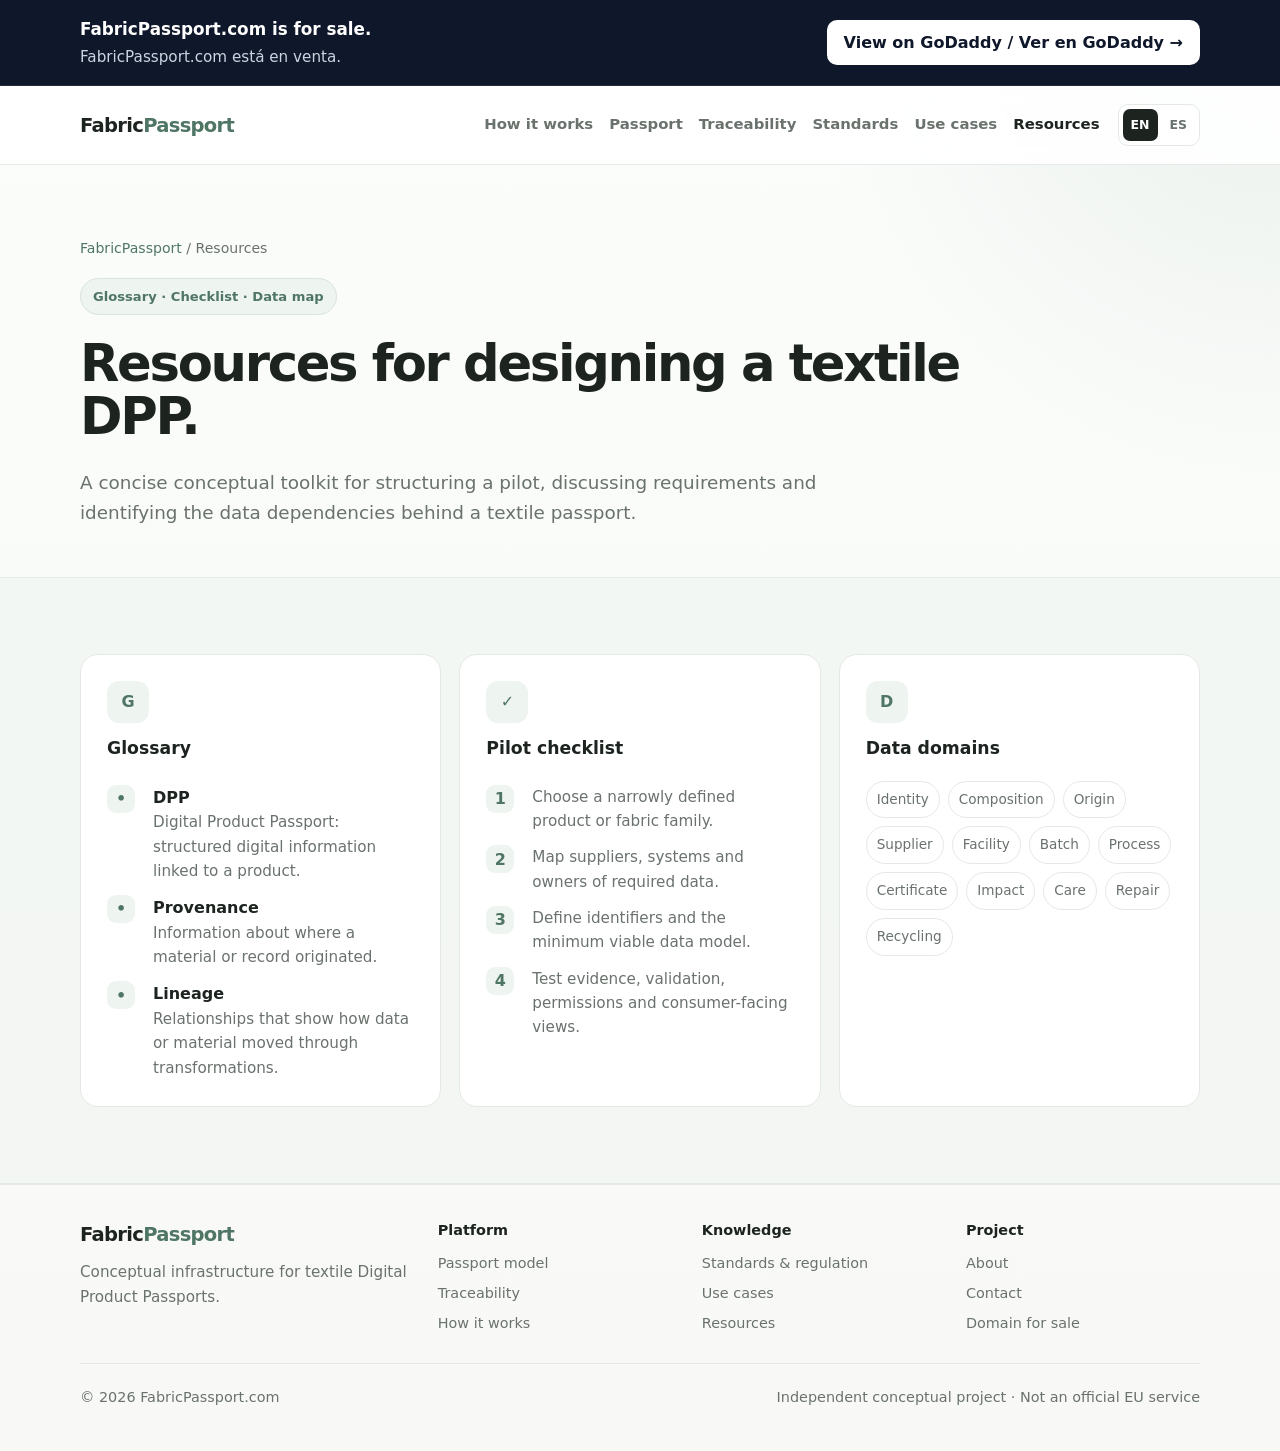
<file: resources.html>
<!doctype html><html lang="en"><head><meta charset="utf-8"><meta name="viewport" content="width=device-width, initial-scale=1"><title>Textile DPP resources — FabricPassport.com</title><meta name="description" content="Conceptual resources, glossary and implementation checklist for textile Digital Product Passports."><meta name="robots" content="index, follow"><link rel="stylesheet" href="styles.css"><script async src="https://www.googletagmanager.com/gtag/js?id=G-VR49C18LTL"></script><script>window.dataLayer=window.dataLayer||[];function gtag(){dataLayer.push(arguments)}gtag('js',new Date());gtag('config','G-VR49C18LTL');</script></head><body data-page="resources"><div class="sale-banner"><div class="container sale-banner-inner"><div class="sale-banner-copy"><strong>FabricPassport.com is for sale.</strong><span>FabricPassport.com está en venta.</span></div><a href="https://www.godaddy.com/domainsearch/find?checkAvail=1&domainToCheck=fabricpassport.com" target="_blank" rel="noopener noreferrer">View on GoDaddy / Ver en GoDaddy →</a></div></div>
<header><div class="container"><nav><a href="index.html" class="brand">Fabric<span>Passport</span></a><div class="nav-actions"><div class="nav-links"><a href="how-it-works.html" class="nav-link" data-nav="how"><span data-en="How it works" data-es="Cómo funciona">How it works</span></a><a href="passport.html" class="nav-link" data-nav="passport"><span data-en="Passport" data-es="Pasaporte">Passport</span></a><a href="traceability.html" class="nav-link" data-nav="traceability"><span data-en="Traceability" data-es="Trazabilidad">Traceability</span></a><a href="standards.html" class="nav-link" data-nav="standards"><span data-en="Standards" data-es="Estándares">Standards</span></a><a href="use-cases.html" class="nav-link" data-nav="usecases"><span data-en="Use cases" data-es="Casos de uso">Use cases</span></a><a href="resources.html" class="nav-link" data-nav="resources"><span data-en="Resources" data-es="Recursos">Resources</span></a></div><div class="language-switch" aria-label="Language selector"><button type="button" data-lang="en">EN</button><button type="button" data-lang="es">ES</button></div></div></nav></div></header>
<main><section class="page-hero"><div class="container"><div class="breadcrumbs"><a href="index.html">FabricPassport</a> / <span data-en="Resources" data-es="Recursos">Resources</span></div><div class="eyebrow" data-en="Glossary · Checklist · Data map" data-es="Glosario · Checklist · Mapa de datos">Glossary · Checklist · Data map</div><h1 data-en="Resources for designing a textile DPP." data-es="Recursos para diseñar un DPP textil.">Resources for designing a textile DPP.</h1><p class="lead" data-en="A concise conceptual toolkit for structuring a pilot, discussing requirements and identifying the data dependencies behind a textile passport." data-es="Un kit conceptual conciso para estructurar un piloto, discutir requisitos e identificar dependencias de datos de un pasaporte textil.">A concise conceptual toolkit for structuring a pilot, discussing requirements and identifying the data dependencies behind a textile passport.</p></div></section><section class="section alt"><div class="container"><div class="cards"><div class="card"><div class="icon">G</div><h3 data-en="Glossary" data-es="Glosario">Glossary</h3><div class="feature-list"><div class="feature-item"><div class="check">•</div><div><strong>DPP</strong><p class="muted" data-en="Digital Product Passport: structured digital information linked to a product." data-es="Pasaporte Digital de Producto: información digital estructurada vinculada a un producto.">Digital Product Passport: structured digital information linked to a product.</p></div></div><div class="feature-item"><div class="check">•</div><div><strong>Provenance</strong><p class="muted" data-en="Information about where a material or record originated." data-es="Información sobre el origen de un material o registro.">Information about where a material or record originated.</p></div></div><div class="feature-item"><div class="check">•</div><div><strong>Lineage</strong><p class="muted" data-en="Relationships that show how data or material moved through transformations." data-es="Relaciones que muestran cómo los datos o materiales pasan por transformaciones.">Relationships that show how data or material moved through transformations.</p></div></div></div></div><div class="card"><div class="icon">✓</div><h3 data-en="Pilot checklist" data-es="Checklist de piloto">Pilot checklist</h3><div class="feature-list"><div class="feature-item"><div class="check">1</div><p class="muted" data-en="Choose a narrowly defined product or fabric family." data-es="Elegir una familia de producto o tejido bien delimitada.">Choose a narrowly defined product or fabric family.</p></div><div class="feature-item"><div class="check">2</div><p class="muted" data-en="Map suppliers, systems and owners of required data." data-es="Mapear proveedores, sistemas y propietarios de los datos requeridos.">Map suppliers, systems and owners of required data.</p></div><div class="feature-item"><div class="check">3</div><p class="muted" data-en="Define identifiers and the minimum viable data model." data-es="Definir identificadores y el modelo mínimo viable de datos.">Define identifiers and the minimum viable data model.</p></div><div class="feature-item"><div class="check">4</div><p class="muted" data-en="Test evidence, validation, permissions and consumer-facing views." data-es="Probar evidencias, validación, permisos y vistas orientadas al consumidor.">Test evidence, validation, permissions and consumer-facing views.</p></div></div></div><div class="card"><div class="icon">D</div><h3 data-en="Data domains" data-es="Dominios de datos">Data domains</h3><div class="tag-row"><span class="tag">Identity</span><span class="tag">Composition</span><span class="tag">Origin</span><span class="tag">Supplier</span><span class="tag">Facility</span><span class="tag">Batch</span><span class="tag">Process</span><span class="tag">Certificate</span><span class="tag">Impact</span><span class="tag">Care</span><span class="tag">Repair</span><span class="tag">Recycling</span></div></div></div></div></section></main><footer><div class="container"><div class="footer-grid"><div><a href="index.html" class="brand">Fabric<span>Passport</span></a><p class="muted" style="margin-top:10px" data-en="Conceptual infrastructure for textile Digital Product Passports." data-es="Infraestructura conceptual para Pasaportes Digitales de Producto textiles.">Conceptual infrastructure for textile Digital Product Passports.</p></div><div><div class="footer-title" data-en="Platform" data-es="Plataforma">Platform</div><div class="footer-links"><a href="passport.html" data-en="Passport model" data-es="Modelo de pasaporte">Passport model</a><a href="traceability.html" data-en="Traceability" data-es="Trazabilidad">Traceability</a><a href="how-it-works.html" data-en="How it works" data-es="Cómo funciona">How it works</a></div></div><div><div class="footer-title" data-en="Knowledge" data-es="Conocimiento">Knowledge</div><div class="footer-links"><a href="standards.html" data-en="Standards & regulation" data-es="Estándares y regulación">Standards & regulation</a><a href="use-cases.html" data-en="Use cases" data-es="Casos de uso">Use cases</a><a href="resources.html" data-en="Resources" data-es="Recursos">Resources</a></div></div><div><div class="footer-title" data-en="Project" data-es="Proyecto">Project</div><div class="footer-links"><a href="about.html" data-en="About" data-es="Sobre el proyecto">About</a><a href="contact.html" data-en="Contact" data-es="Contacto">Contact</a><a href="https://www.godaddy.com/domainsearch/find?checkAvail=1&domainToCheck=fabricpassport.com" target="_blank" rel="noopener noreferrer" data-en="Domain for sale" data-es="Dominio en venta">Domain for sale</a></div></div></div><div class="footer-bottom"><span>© 2026 FabricPassport.com</span><span data-en="Independent conceptual project · Not an official EU service" data-es="Proyecto conceptual independiente · No es un servicio oficial de la UE">Independent conceptual project · Not an official EU service</span></div></div></footer><script src="site.js"></script>
</body></html>
</file>
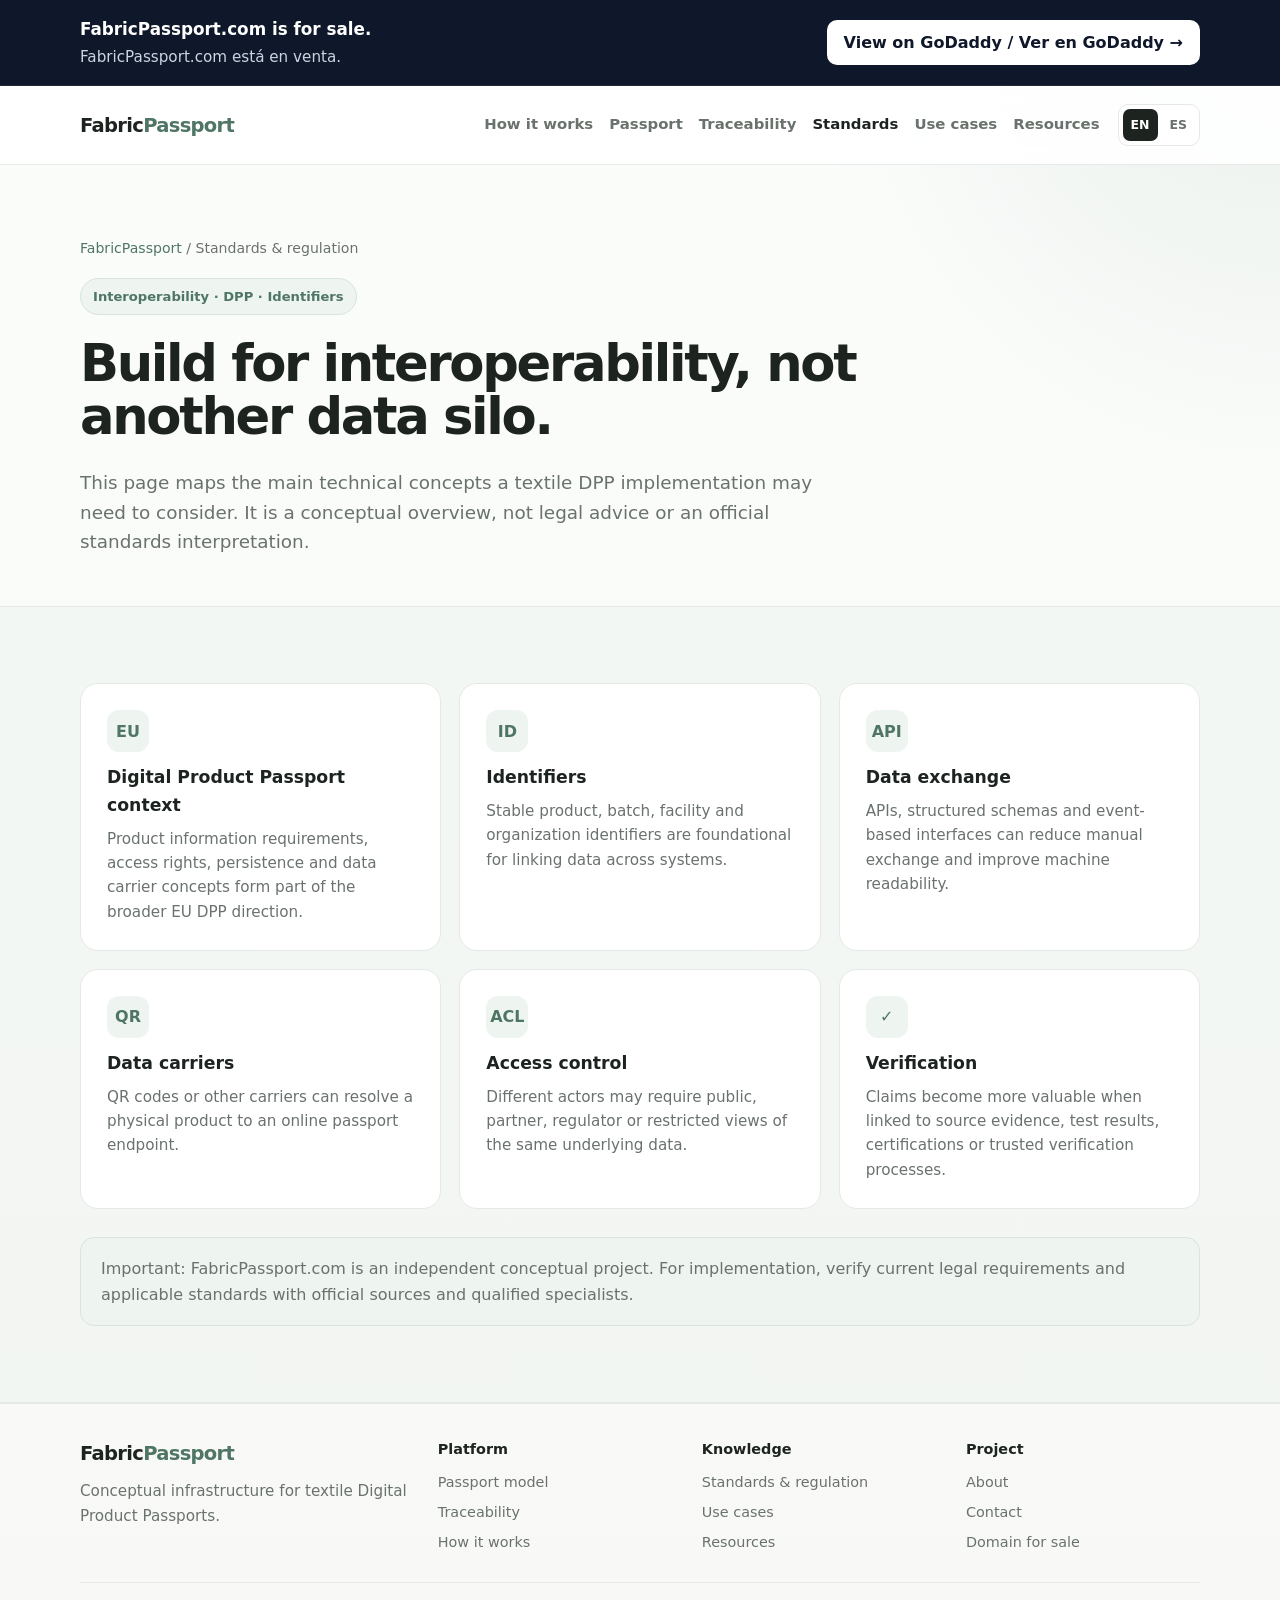
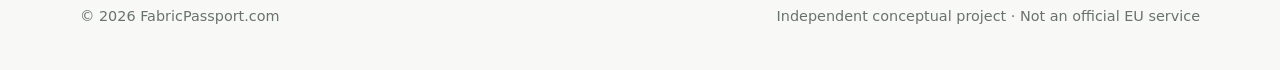
<file: standards.html>
<!doctype html><html lang="en"><head><meta charset="utf-8"><meta name="viewport" content="width=device-width, initial-scale=1"><title>Standards and DPP interoperability — FabricPassport.com</title><meta name="description" content="Conceptual overview of standards, identifiers, data carriers, interoperability and regulation relevant to textile Digital Product Passports."><meta name="robots" content="index, follow"><link rel="stylesheet" href="styles.css"><script async src="https://www.googletagmanager.com/gtag/js?id=G-VR49C18LTL"></script><script>window.dataLayer=window.dataLayer||[];function gtag(){dataLayer.push(arguments)}gtag('js',new Date());gtag('config','G-VR49C18LTL');</script></head><body data-page="standards"><div class="sale-banner"><div class="container sale-banner-inner"><div class="sale-banner-copy"><strong>FabricPassport.com is for sale.</strong><span>FabricPassport.com está en venta.</span></div><a href="https://www.godaddy.com/domainsearch/find?checkAvail=1&domainToCheck=fabricpassport.com" target="_blank" rel="noopener noreferrer">View on GoDaddy / Ver en GoDaddy →</a></div></div>
<header><div class="container"><nav><a href="index.html" class="brand">Fabric<span>Passport</span></a><div class="nav-actions"><div class="nav-links"><a href="how-it-works.html" class="nav-link" data-nav="how"><span data-en="How it works" data-es="Cómo funciona">How it works</span></a><a href="passport.html" class="nav-link" data-nav="passport"><span data-en="Passport" data-es="Pasaporte">Passport</span></a><a href="traceability.html" class="nav-link" data-nav="traceability"><span data-en="Traceability" data-es="Trazabilidad">Traceability</span></a><a href="standards.html" class="nav-link" data-nav="standards"><span data-en="Standards" data-es="Estándares">Standards</span></a><a href="use-cases.html" class="nav-link" data-nav="usecases"><span data-en="Use cases" data-es="Casos de uso">Use cases</span></a><a href="resources.html" class="nav-link" data-nav="resources"><span data-en="Resources" data-es="Recursos">Resources</span></a></div><div class="language-switch" aria-label="Language selector"><button type="button" data-lang="en">EN</button><button type="button" data-lang="es">ES</button></div></div></nav></div></header>
<main><section class="page-hero"><div class="container"><div class="breadcrumbs"><a href="index.html">FabricPassport</a> / <span data-en="Standards & regulation" data-es="Estándares y regulación">Standards & regulation</span></div><div class="eyebrow" data-en="Interoperability · DPP · Identifiers" data-es="Interoperabilidad · DPP · Identificadores">Interoperability · DPP · Identifiers</div><h1 data-en="Build for interoperability, not another data silo." data-es="Construir para interoperabilidad, no otro silo de datos.">Build for interoperability, not another data silo.</h1><p class="lead" data-en="This page maps the main technical concepts a textile DPP implementation may need to consider. It is a conceptual overview, not legal advice or an official standards interpretation." data-es="Esta página mapea los principales conceptos técnicos que puede necesitar una implantación DPP textil. Es una visión conceptual, no asesoramiento legal ni interpretación oficial de estándares.">This page maps the main technical concepts a textile DPP implementation may need to consider. It is a conceptual overview, not legal advice or an official standards interpretation.</p></div></section><section class="section alt"><div class="container"><div class="cards"><div class="card"><div class="icon">EU</div><h3 data-en="Digital Product Passport context" data-es="Contexto del Pasaporte Digital">Digital Product Passport context</h3><p data-en="Product information requirements, access rights, persistence and data carrier concepts form part of the broader EU DPP direction." data-es="Requisitos de información, derechos de acceso, persistencia y portadores de datos forman parte de la dirección general del DPP europeo.">Product information requirements, access rights, persistence and data carrier concepts form part of the broader EU DPP direction.</p></div><div class="card"><div class="icon">ID</div><h3 data-en="Identifiers" data-es="Identificadores">Identifiers</h3><p data-en="Stable product, batch, facility and organization identifiers are foundational for linking data across systems." data-es="Identificadores estables de producto, lote, instalación y organización son la base para enlazar datos entre sistemas.">Stable product, batch, facility and organization identifiers are foundational for linking data across systems.</p></div><div class="card"><div class="icon">API</div><h3 data-en="Data exchange" data-es="Intercambio de datos">Data exchange</h3><p data-en="APIs, structured schemas and event-based interfaces can reduce manual exchange and improve machine readability." data-es="APIs, esquemas estructurados e interfaces basadas en eventos pueden reducir el intercambio manual y mejorar la legibilidad por máquina.">APIs, structured schemas and event-based interfaces can reduce manual exchange and improve machine readability.</p></div><div class="card"><div class="icon">QR</div><h3 data-en="Data carriers" data-es="Portadores de datos">Data carriers</h3><p data-en="QR codes or other carriers can resolve a physical product to an online passport endpoint." data-es="Códigos QR u otros portadores pueden resolver un producto físico hacia un endpoint de pasaporte online.">QR codes or other carriers can resolve a physical product to an online passport endpoint.</p></div><div class="card"><div class="icon">ACL</div><h3 data-en="Access control" data-es="Control de acceso">Access control</h3><p data-en="Different actors may require public, partner, regulator or restricted views of the same underlying data." data-es="Distintos actores pueden necesitar vistas públicas, de socios, regulatorias o restringidas sobre los mismos datos subyacentes.">Different actors may require public, partner, regulator or restricted views of the same underlying data.</p></div><div class="card"><div class="icon">✓</div><h3 data-en="Verification" data-es="Verificación">Verification</h3><p data-en="Claims become more valuable when linked to source evidence, test results, certifications or trusted verification processes." data-es="Las declaraciones ganan valor cuando se enlazan a evidencias, ensayos, certificaciones o procesos de verificación fiables.">Claims become more valuable when linked to source evidence, test results, certifications or trusted verification processes.</p></div></div><div class="notice" style="margin-top:28px" data-en="Important: FabricPassport.com is an independent conceptual project. For implementation, verify current legal requirements and applicable standards with official sources and qualified specialists." data-es="Importante: FabricPassport.com es un proyecto conceptual independiente. Para una implantación real, verifica los requisitos legales vigentes y los estándares aplicables con fuentes oficiales y especialistas cualificados.">Important: FabricPassport.com is an independent conceptual project. For implementation, verify current legal requirements and applicable standards with official sources and qualified specialists.</div></div></section></main><footer><div class="container"><div class="footer-grid"><div><a href="index.html" class="brand">Fabric<span>Passport</span></a><p class="muted" style="margin-top:10px" data-en="Conceptual infrastructure for textile Digital Product Passports." data-es="Infraestructura conceptual para Pasaportes Digitales de Producto textiles.">Conceptual infrastructure for textile Digital Product Passports.</p></div><div><div class="footer-title" data-en="Platform" data-es="Plataforma">Platform</div><div class="footer-links"><a href="passport.html" data-en="Passport model" data-es="Modelo de pasaporte">Passport model</a><a href="traceability.html" data-en="Traceability" data-es="Trazabilidad">Traceability</a><a href="how-it-works.html" data-en="How it works" data-es="Cómo funciona">How it works</a></div></div><div><div class="footer-title" data-en="Knowledge" data-es="Conocimiento">Knowledge</div><div class="footer-links"><a href="standards.html" data-en="Standards & regulation" data-es="Estándares y regulación">Standards & regulation</a><a href="use-cases.html" data-en="Use cases" data-es="Casos de uso">Use cases</a><a href="resources.html" data-en="Resources" data-es="Recursos">Resources</a></div></div><div><div class="footer-title" data-en="Project" data-es="Proyecto">Project</div><div class="footer-links"><a href="about.html" data-en="About" data-es="Sobre el proyecto">About</a><a href="contact.html" data-en="Contact" data-es="Contacto">Contact</a><a href="https://www.godaddy.com/domainsearch/find?checkAvail=1&domainToCheck=fabricpassport.com" target="_blank" rel="noopener noreferrer" data-en="Domain for sale" data-es="Dominio en venta">Domain for sale</a></div></div></div><div class="footer-bottom"><span>© 2026 FabricPassport.com</span><span data-en="Independent conceptual project · Not an official EU service" data-es="Proyecto conceptual independiente · No es un servicio oficial de la UE">Independent conceptual project · Not an official EU service</span></div></div></footer><script src="site.js"></script>
</body></html>
</file>
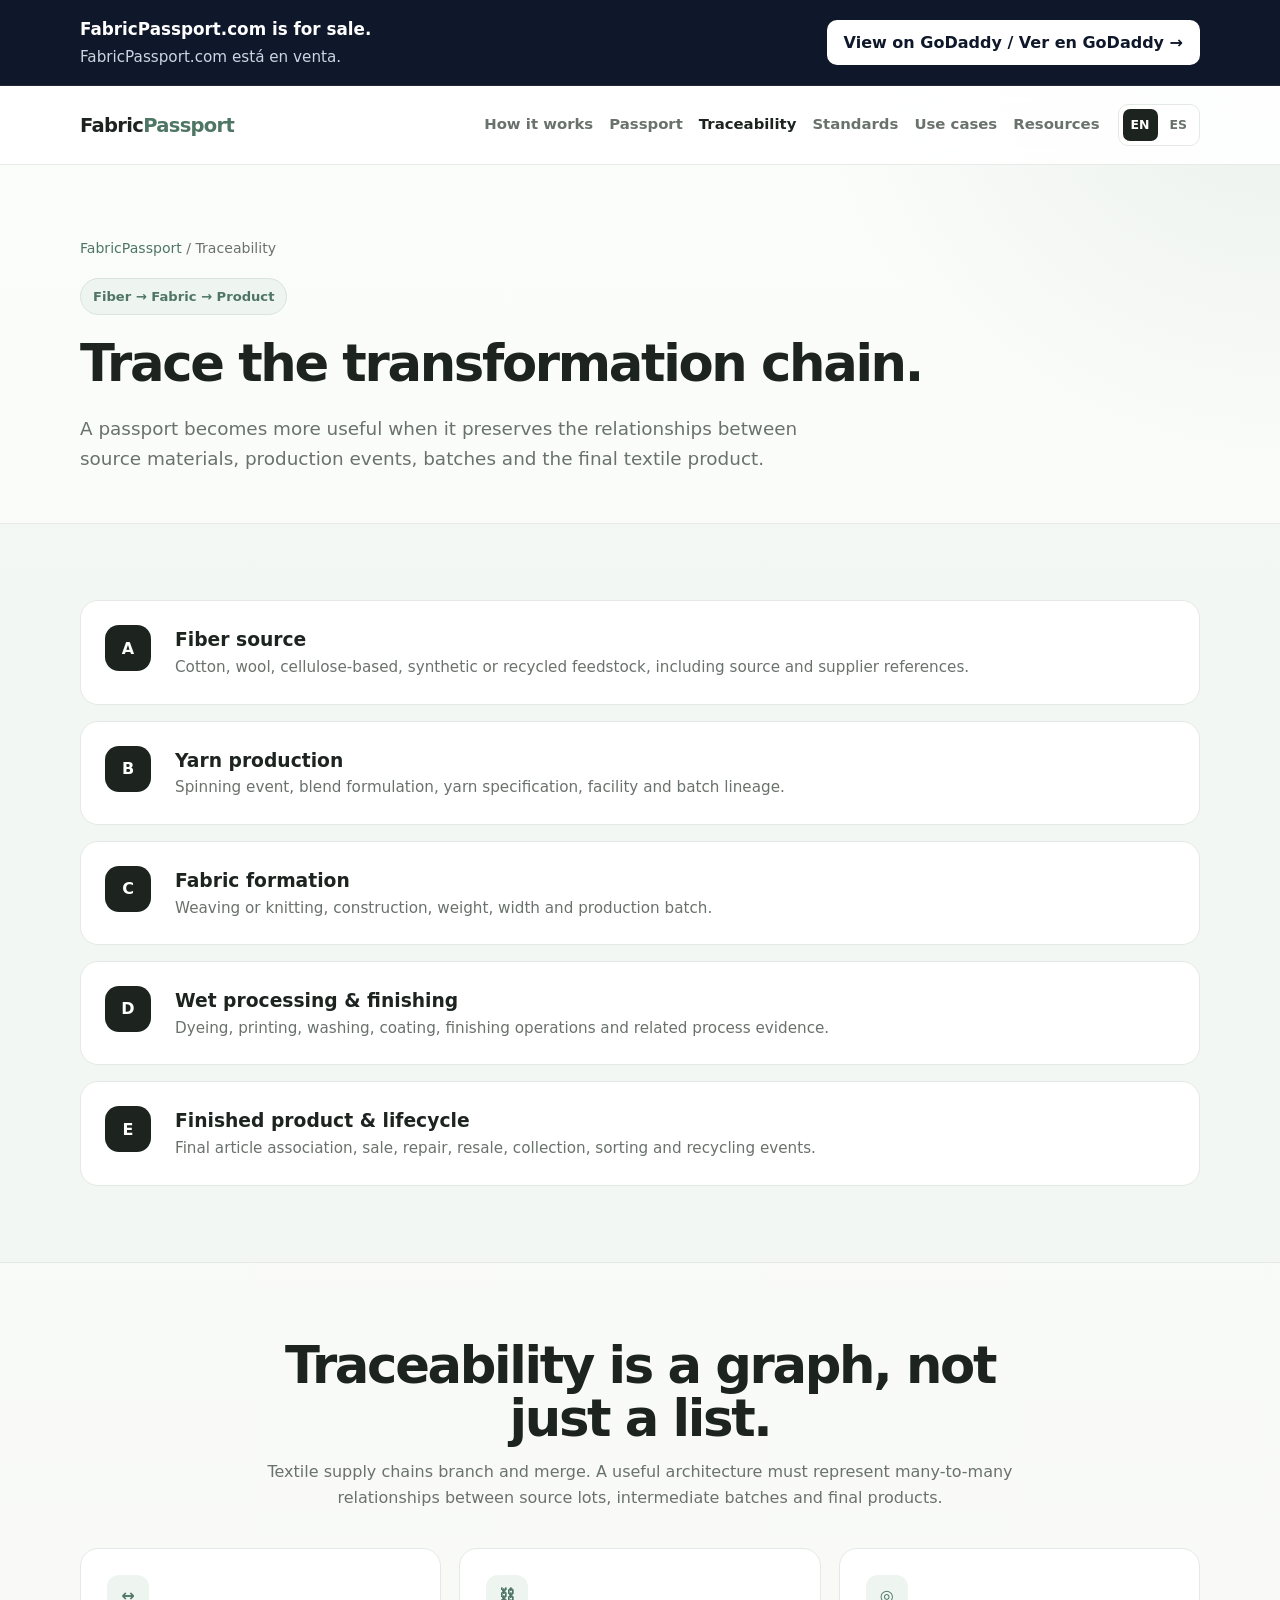
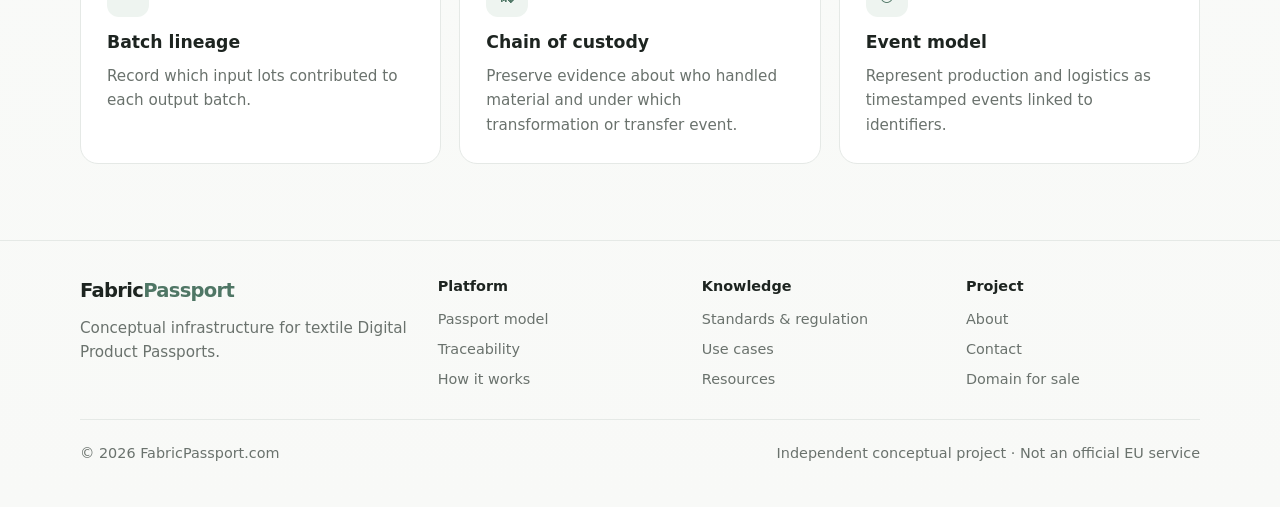
<file: traceability.html>
<!doctype html><html lang="en"><head><meta charset="utf-8"><meta name="viewport" content="width=device-width, initial-scale=1"><title>Textile traceability — FabricPassport.com</title><meta name="description" content="Conceptual textile traceability model from fiber origin through manufacturing and lifecycle."><meta name="robots" content="index, follow"><link rel="stylesheet" href="styles.css"><script async src="https://www.googletagmanager.com/gtag/js?id=G-VR49C18LTL"></script><script>window.dataLayer=window.dataLayer||[];function gtag(){dataLayer.push(arguments)}gtag('js',new Date());gtag('config','G-VR49C18LTL');</script></head><body data-page="traceability"><div class="sale-banner"><div class="container sale-banner-inner"><div class="sale-banner-copy"><strong>FabricPassport.com is for sale.</strong><span>FabricPassport.com está en venta.</span></div><a href="https://www.godaddy.com/domainsearch/find?checkAvail=1&domainToCheck=fabricpassport.com" target="_blank" rel="noopener noreferrer">View on GoDaddy / Ver en GoDaddy →</a></div></div>
<header><div class="container"><nav><a href="index.html" class="brand">Fabric<span>Passport</span></a><div class="nav-actions"><div class="nav-links"><a href="how-it-works.html" class="nav-link" data-nav="how"><span data-en="How it works" data-es="Cómo funciona">How it works</span></a><a href="passport.html" class="nav-link" data-nav="passport"><span data-en="Passport" data-es="Pasaporte">Passport</span></a><a href="traceability.html" class="nav-link" data-nav="traceability"><span data-en="Traceability" data-es="Trazabilidad">Traceability</span></a><a href="standards.html" class="nav-link" data-nav="standards"><span data-en="Standards" data-es="Estándares">Standards</span></a><a href="use-cases.html" class="nav-link" data-nav="usecases"><span data-en="Use cases" data-es="Casos de uso">Use cases</span></a><a href="resources.html" class="nav-link" data-nav="resources"><span data-en="Resources" data-es="Recursos">Resources</span></a></div><div class="language-switch" aria-label="Language selector"><button type="button" data-lang="en">EN</button><button type="button" data-lang="es">ES</button></div></div></nav></div></header>
<main><section class="page-hero"><div class="container"><div class="breadcrumbs"><a href="index.html">FabricPassport</a> / <span data-en="Traceability" data-es="Trazabilidad">Traceability</span></div><div class="eyebrow" data-en="Fiber → Fabric → Product" data-es="Fibra → Tejido → Producto">Fiber → Fabric → Product</div><h1 data-en="Trace the transformation chain." data-es="Traza la cadena de transformación.">Trace the transformation chain.</h1><p class="lead" data-en="A passport becomes more useful when it preserves the relationships between source materials, production events, batches and the final textile product." data-es="Un pasaporte es más útil cuando conserva las relaciones entre materiales de origen, eventos productivos, lotes y el producto textil final.">A passport becomes more useful when it preserves the relationships between source materials, production events, batches and the final textile product.</p></div></section><section class="section alt"><div class="container"><div class="steps"><div class="step"><div class="step-num">A</div><div><h3 data-en="Fiber source" data-es="Origen de fibra">Fiber source</h3><p class="muted" data-en="Cotton, wool, cellulose-based, synthetic or recycled feedstock, including source and supplier references." data-es="Algodón, lana, fibras celulósicas, sintéticas o materia prima reciclada, incluyendo origen y proveedor.">Cotton, wool, cellulose-based, synthetic or recycled feedstock, including source and supplier references.</p></div></div><div class="step"><div class="step-num">B</div><div><h3 data-en="Yarn production" data-es="Producción de hilo">Yarn production</h3><p class="muted" data-en="Spinning event, blend formulation, yarn specification, facility and batch lineage." data-es="Evento de hilado, formulación de mezcla, especificación del hilo, instalación y linaje del lote.">Spinning event, blend formulation, yarn specification, facility and batch lineage.</p></div></div><div class="step"><div class="step-num">C</div><div><h3 data-en="Fabric formation" data-es="Formación del tejido">Fabric formation</h3><p class="muted" data-en="Weaving or knitting, construction, weight, width and production batch." data-es="Tejido o punto, construcción, gramaje, ancho y lote de producción.">Weaving or knitting, construction, weight, width and production batch.</p></div></div><div class="step"><div class="step-num">D</div><div><h3 data-en="Wet processing & finishing" data-es="Procesos húmedos y acabados">Wet processing & finishing</h3><p class="muted" data-en="Dyeing, printing, washing, coating, finishing operations and related process evidence." data-es="Tintura, estampación, lavado, recubrimiento, acabados y evidencias de proceso relacionadas.">Dyeing, printing, washing, coating, finishing operations and related process evidence.</p></div></div><div class="step"><div class="step-num">E</div><div><h3 data-en="Finished product & lifecycle" data-es="Producto final y ciclo de vida">Finished product & lifecycle</h3><p class="muted" data-en="Final article association, sale, repair, resale, collection, sorting and recycling events." data-es="Asociación al artículo final, venta, reparación, reventa, recogida, clasificación y reciclaje.">Final article association, sale, repair, resale, collection, sorting and recycling events.</p></div></div></div></div></section><section class="section"><div class="container"><div class="section-title"><h2 data-en="Traceability is a graph, not just a list." data-es="La trazabilidad es un grafo, no solo una lista.">Traceability is a graph, not just a list.</h2><p data-en="Textile supply chains branch and merge. A useful architecture must represent many-to-many relationships between source lots, intermediate batches and final products." data-es="Las cadenas textiles se bifurcan y convergen. Una arquitectura útil debe representar relaciones muchos-a-muchos entre lotes de origen, lotes intermedios y productos finales.">Textile supply chains branch and merge. A useful architecture must represent many-to-many relationships between source lots, intermediate batches and final products.</p></div><div class="cards"><div class="card"><div class="icon">↔</div><h3 data-en="Batch lineage" data-es="Linaje de lotes">Batch lineage</h3><p data-en="Record which input lots contributed to each output batch." data-es="Registrar qué lotes de entrada contribuyeron a cada lote de salida.">Record which input lots contributed to each output batch.</p></div><div class="card"><div class="icon">⛓</div><h3 data-en="Chain of custody" data-es="Cadena de custodia">Chain of custody</h3><p data-en="Preserve evidence about who handled material and under which transformation or transfer event." data-es="Conservar evidencias sobre quién manipuló el material y bajo qué evento de transformación o transferencia.">Preserve evidence about who handled material and under which transformation or transfer event.</p></div><div class="card"><div class="icon">◎</div><h3 data-en="Event model" data-es="Modelo de eventos">Event model</h3><p data-en="Represent production and logistics as timestamped events linked to identifiers." data-es="Representar producción y logística como eventos temporales vinculados a identificadores.">Represent production and logistics as timestamped events linked to identifiers.</p></div></div></div></section></main><footer><div class="container"><div class="footer-grid"><div><a href="index.html" class="brand">Fabric<span>Passport</span></a><p class="muted" style="margin-top:10px" data-en="Conceptual infrastructure for textile Digital Product Passports." data-es="Infraestructura conceptual para Pasaportes Digitales de Producto textiles.">Conceptual infrastructure for textile Digital Product Passports.</p></div><div><div class="footer-title" data-en="Platform" data-es="Plataforma">Platform</div><div class="footer-links"><a href="passport.html" data-en="Passport model" data-es="Modelo de pasaporte">Passport model</a><a href="traceability.html" data-en="Traceability" data-es="Trazabilidad">Traceability</a><a href="how-it-works.html" data-en="How it works" data-es="Cómo funciona">How it works</a></div></div><div><div class="footer-title" data-en="Knowledge" data-es="Conocimiento">Knowledge</div><div class="footer-links"><a href="standards.html" data-en="Standards & regulation" data-es="Estándares y regulación">Standards & regulation</a><a href="use-cases.html" data-en="Use cases" data-es="Casos de uso">Use cases</a><a href="resources.html" data-en="Resources" data-es="Recursos">Resources</a></div></div><div><div class="footer-title" data-en="Project" data-es="Proyecto">Project</div><div class="footer-links"><a href="about.html" data-en="About" data-es="Sobre el proyecto">About</a><a href="contact.html" data-en="Contact" data-es="Contacto">Contact</a><a href="https://www.godaddy.com/domainsearch/find?checkAvail=1&domainToCheck=fabricpassport.com" target="_blank" rel="noopener noreferrer" data-en="Domain for sale" data-es="Dominio en venta">Domain for sale</a></div></div></div><div class="footer-bottom"><span>© 2026 FabricPassport.com</span><span data-en="Independent conceptual project · Not an official EU service" data-es="Proyecto conceptual independiente · No es un servicio oficial de la UE">Independent conceptual project · Not an official EU service</span></div></div></footer><script src="site.js"></script>
</body></html>
</file>
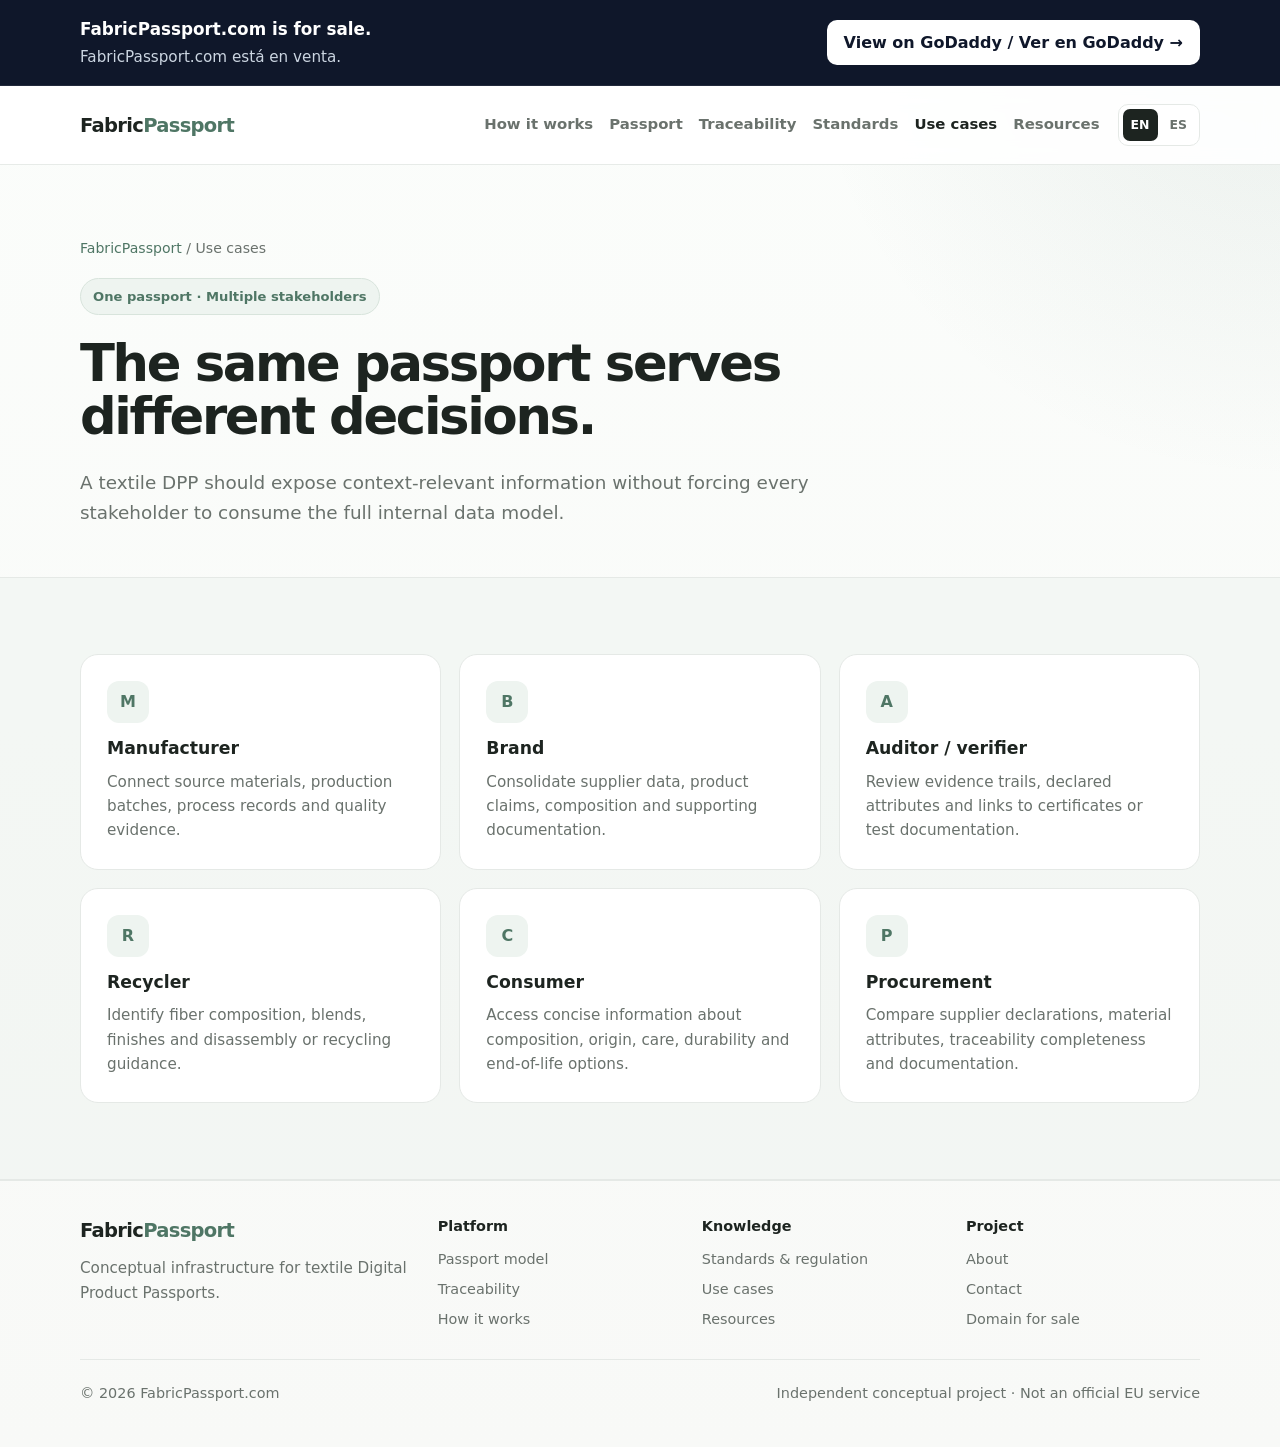
<file: use-cases.html>
<!doctype html><html lang="en"><head><meta charset="utf-8"><meta name="viewport" content="width=device-width, initial-scale=1"><title>Textile DPP use cases — FabricPassport.com</title><meta name="description" content="Use cases for textile Digital Product Passports across manufacturers, brands, auditors, recyclers, consumers and procurement."><meta name="robots" content="index, follow"><link rel="stylesheet" href="styles.css"><script async src="https://www.googletagmanager.com/gtag/js?id=G-VR49C18LTL"></script><script>window.dataLayer=window.dataLayer||[];function gtag(){dataLayer.push(arguments)}gtag('js',new Date());gtag('config','G-VR49C18LTL');</script></head><body data-page="usecases"><div class="sale-banner"><div class="container sale-banner-inner"><div class="sale-banner-copy"><strong>FabricPassport.com is for sale.</strong><span>FabricPassport.com está en venta.</span></div><a href="https://www.godaddy.com/domainsearch/find?checkAvail=1&domainToCheck=fabricpassport.com" target="_blank" rel="noopener noreferrer">View on GoDaddy / Ver en GoDaddy →</a></div></div>
<header><div class="container"><nav><a href="index.html" class="brand">Fabric<span>Passport</span></a><div class="nav-actions"><div class="nav-links"><a href="how-it-works.html" class="nav-link" data-nav="how"><span data-en="How it works" data-es="Cómo funciona">How it works</span></a><a href="passport.html" class="nav-link" data-nav="passport"><span data-en="Passport" data-es="Pasaporte">Passport</span></a><a href="traceability.html" class="nav-link" data-nav="traceability"><span data-en="Traceability" data-es="Trazabilidad">Traceability</span></a><a href="standards.html" class="nav-link" data-nav="standards"><span data-en="Standards" data-es="Estándares">Standards</span></a><a href="use-cases.html" class="nav-link" data-nav="usecases"><span data-en="Use cases" data-es="Casos de uso">Use cases</span></a><a href="resources.html" class="nav-link" data-nav="resources"><span data-en="Resources" data-es="Recursos">Resources</span></a></div><div class="language-switch" aria-label="Language selector"><button type="button" data-lang="en">EN</button><button type="button" data-lang="es">ES</button></div></div></nav></div></header>
<main><section class="page-hero"><div class="container"><div class="breadcrumbs"><a href="index.html">FabricPassport</a> / <span data-en="Use cases" data-es="Casos de uso">Use cases</span></div><div class="eyebrow" data-en="One passport · Multiple stakeholders" data-es="Un pasaporte · Múltiples actores">One passport · Multiple stakeholders</div><h1 data-en="The same passport serves different decisions." data-es="El mismo pasaporte sirve para decisiones distintas.">The same passport serves different decisions.</h1><p class="lead" data-en="A textile DPP should expose context-relevant information without forcing every stakeholder to consume the full internal data model." data-es="Un DPP textil debe exponer información relevante para cada contexto sin obligar a todos los actores a consumir el modelo interno completo.">A textile DPP should expose context-relevant information without forcing every stakeholder to consume the full internal data model.</p></div></section><section class="section alt"><div class="container"><div class="cards"><div class="card"><div class="icon">M</div><h3 data-en="Manufacturer" data-es="Fabricante">Manufacturer</h3><p data-en="Connect source materials, production batches, process records and quality evidence." data-es="Conectar materiales de origen, lotes de producción, registros de proceso y evidencias de calidad.">Connect source materials, production batches, process records and quality evidence.</p></div><div class="card"><div class="icon">B</div><h3 data-en="Brand" data-es="Marca">Brand</h3><p data-en="Consolidate supplier data, product claims, composition and supporting documentation." data-es="Consolidar datos de proveedores, declaraciones de producto, composición y documentación de soporte.">Consolidate supplier data, product claims, composition and supporting documentation.</p></div><div class="card"><div class="icon">A</div><h3 data-en="Auditor / verifier" data-es="Auditor / verificador">Auditor / verifier</h3><p data-en="Review evidence trails, declared attributes and links to certificates or test documentation." data-es="Revisar evidencias, atributos declarados y vínculos a certificados o documentación de ensayo.">Review evidence trails, declared attributes and links to certificates or test documentation.</p></div><div class="card"><div class="icon">R</div><h3 data-en="Recycler" data-es="Reciclador">Recycler</h3><p data-en="Identify fiber composition, blends, finishes and disassembly or recycling guidance." data-es="Identificar composición de fibras, mezclas, acabados e instrucciones de desmontaje o reciclaje.">Identify fiber composition, blends, finishes and disassembly or recycling guidance.</p></div><div class="card"><div class="icon">C</div><h3 data-en="Consumer" data-es="Consumidor">Consumer</h3><p data-en="Access concise information about composition, origin, care, durability and end-of-life options." data-es="Acceder a información concisa sobre composición, origen, cuidado, durabilidad y opciones de fin de vida.">Access concise information about composition, origin, care, durability and end-of-life options.</p></div><div class="card"><div class="icon">P</div><h3 data-en="Procurement" data-es="Compras">Procurement</h3><p data-en="Compare supplier declarations, material attributes, traceability completeness and documentation." data-es="Comparar declaraciones de proveedores, atributos de material, completitud de trazabilidad y documentación.">Compare supplier declarations, material attributes, traceability completeness and documentation.</p></div></div></div></section></main><footer><div class="container"><div class="footer-grid"><div><a href="index.html" class="brand">Fabric<span>Passport</span></a><p class="muted" style="margin-top:10px" data-en="Conceptual infrastructure for textile Digital Product Passports." data-es="Infraestructura conceptual para Pasaportes Digitales de Producto textiles.">Conceptual infrastructure for textile Digital Product Passports.</p></div><div><div class="footer-title" data-en="Platform" data-es="Plataforma">Platform</div><div class="footer-links"><a href="passport.html" data-en="Passport model" data-es="Modelo de pasaporte">Passport model</a><a href="traceability.html" data-en="Traceability" data-es="Trazabilidad">Traceability</a><a href="how-it-works.html" data-en="How it works" data-es="Cómo funciona">How it works</a></div></div><div><div class="footer-title" data-en="Knowledge" data-es="Conocimiento">Knowledge</div><div class="footer-links"><a href="standards.html" data-en="Standards & regulation" data-es="Estándares y regulación">Standards & regulation</a><a href="use-cases.html" data-en="Use cases" data-es="Casos de uso">Use cases</a><a href="resources.html" data-en="Resources" data-es="Recursos">Resources</a></div></div><div><div class="footer-title" data-en="Project" data-es="Proyecto">Project</div><div class="footer-links"><a href="about.html" data-en="About" data-es="Sobre el proyecto">About</a><a href="contact.html" data-en="Contact" data-es="Contacto">Contact</a><a href="https://www.godaddy.com/domainsearch/find?checkAvail=1&domainToCheck=fabricpassport.com" target="_blank" rel="noopener noreferrer" data-en="Domain for sale" data-es="Dominio en venta">Domain for sale</a></div></div></div><div class="footer-bottom"><span>© 2026 FabricPassport.com</span><span data-en="Independent conceptual project · Not an official EU service" data-es="Proyecto conceptual independiente · No es un servicio oficial de la UE">Independent conceptual project · Not an official EU service</span></div></div></footer><script src="site.js"></script>
</body></html>
</file>
<file: styles.css>
:root{--bg:#f8f9f7;--card:#fff;--text:#1d2420;--muted:#6a726d;--primary:#4f7665;--primary-dark:#3d5d50;--border:#e5e9e6;--soft:#eef4f0;--dark:#0f172a;--max:1120px}
*{box-sizing:border-box;margin:0;padding:0}html{scroll-behavior:smooth}body{font-family:Inter,ui-sans-serif,system-ui,-apple-system,BlinkMacSystemFont,"Segoe UI",Roboto,Helvetica,Arial,sans-serif;background:radial-gradient(circle at top right,rgba(79,118,101,.10),transparent 30rem),linear-gradient(180deg,#fbfdfb 0%,var(--bg) 100%);color:var(--text);line-height:1.6}.container{width:min(var(--max),calc(100% - 40px));margin:0 auto}.sale-banner{background:var(--dark);color:#fff;border-bottom:1px solid rgba(255,255,255,.08)}.sale-banner-inner{min-height:82px;display:flex;align-items:center;justify-content:space-between;gap:24px;padding:16px 0}.sale-banner-copy{display:flex;flex-direction:column;gap:2px}.sale-banner-copy strong{font-size:1.05rem}.sale-banner-copy span{color:#cbd5e1;font-size:.95rem}.sale-banner a{display:inline-flex;align-items:center;justify-content:center;min-height:44px;padding:10px 17px;border-radius:10px;background:#fff;color:var(--dark);font-weight:800;text-decoration:none;white-space:nowrap}header{padding:18px 0;border-bottom:1px solid rgba(229,233,230,.9);background:rgba(255,255,255,.88);backdrop-filter:blur(10px);position:sticky;top:0;z-index:20}nav{display:flex;align-items:center;justify-content:space-between;gap:22px}.brand{font-weight:800;font-size:1.22rem;letter-spacing:-.035em;color:var(--text);text-decoration:none}.brand span{color:var(--primary)}.nav-actions{display:flex;align-items:center;gap:18px}.nav-links{display:flex;align-items:center;gap:16px}.nav-link{color:var(--muted);text-decoration:none;font-size:.93rem;font-weight:650}.nav-link:hover,.nav-link.active{color:var(--text)}.language-switch{display:flex;align-items:center;gap:4px;padding:4px;border:1px solid var(--border);background:#fff;border-radius:10px}.language-switch button{border:0;background:transparent;color:var(--muted);font:inherit;font-size:.78rem;font-weight:800;padding:6px 8px;border-radius:7px;cursor:pointer}.language-switch button.active{background:var(--text);color:#fff}.hero{padding:88px 0 76px}.hero-grid{display:grid;grid-template-columns:1.15fr .85fr;gap:62px;align-items:center}.eyebrow{display:inline-flex;align-items:center;gap:8px;padding:7px 12px;border:1px solid #d8e4dc;background:var(--soft);color:var(--primary);border-radius:999px;font-size:.82rem;font-weight:700;margin-bottom:22px}h1{font-size:clamp(3rem,7vw,5.6rem);line-height:.98;letter-spacing:-.06em;max-width:930px}.hero p,.lead{margin-top:24px;font-size:1.15rem;color:var(--muted);max-width:760px}.actions{margin-top:30px;display:flex;gap:12px;flex-wrap:wrap}.btn{display:inline-flex;align-items:center;justify-content:center;text-decoration:none;border-radius:12px;padding:13px 20px;font-weight:750;transition:.2s ease}.btn-primary{background:var(--primary);color:#fff;box-shadow:0 10px 30px rgba(79,118,101,.18)}.btn-primary:hover{background:var(--primary-dark);transform:translateY(-1px)}.btn-secondary{background:#fff;color:var(--text);border:1px solid var(--border)}.btn-secondary:hover{border-color:#cbd5cf;transform:translateY(-1px)}.preview,.panel{background:var(--card);border:1px solid var(--border);border-radius:24px;padding:24px;box-shadow:0 24px 70px rgba(35,60,48,.08)}.preview-top{display:flex;gap:7px;margin-bottom:20px}.dot{width:9px;height:9px;border-radius:50%;background:#dce3df}.mini-card{padding:17px;border-radius:16px;border:1px solid var(--border);margin-top:12px;background:#fbfdfb}.mini-card strong{display:block;margin-bottom:4px}.mini-card span{color:var(--muted);font-size:.92rem}.section{padding:76px 0}.section.alt{background:rgba(238,244,240,.55);border-top:1px solid var(--border);border-bottom:1px solid var(--border)}.section-title{max-width:820px;margin:0 auto 38px;text-align:center}.section-title.left{text-align:left;margin-left:0}.section-title h2,.page-hero h1{font-size:clamp(2.1rem,4vw,3.5rem);letter-spacing:-.045em;line-height:1.05}.section-title p{color:var(--muted);margin-top:13px}.cards{display:grid;grid-template-columns:repeat(3,1fr);gap:18px}.card{background:#fff;border:1px solid var(--border);border-radius:18px;padding:26px}.card h3{font-size:1.08rem;margin:12px 0 7px}.card p,.muted{color:var(--muted);font-size:.95rem}.icon{width:42px;height:42px;border-radius:12px;background:var(--soft);display:grid;place-items:center;color:var(--primary);font-weight:800}.link-card{text-decoration:none;color:inherit;transition:.2s ease}.link-card:hover{transform:translateY(-3px);box-shadow:0 18px 45px rgba(35,60,48,.08)}.page-hero{padding:72px 0 50px}.breadcrumbs{font-size:.88rem;color:var(--muted);margin-bottom:18px}.breadcrumbs a{color:var(--primary);text-decoration:none}.feature-list{display:grid;gap:12px;margin-top:22px}.feature-item{display:grid;grid-template-columns:34px 1fr;gap:12px;align-items:start}.check{width:28px;height:28px;border-radius:9px;background:var(--soft);color:var(--primary);display:grid;place-items:center;font-weight:900}.data-table{width:100%;border-collapse:collapse;margin-top:18px;background:#fff;border:1px solid var(--border);border-radius:16px;overflow:hidden}.data-table th,.data-table td{padding:14px 16px;text-align:left;border-bottom:1px solid var(--border);vertical-align:top}.data-table th{font-size:.84rem;text-transform:uppercase;letter-spacing:.04em;color:var(--muted);background:#fbfdfb}.data-table tr:last-child td{border-bottom:0}.steps{counter-reset:step;display:grid;gap:16px}.step{background:#fff;border:1px solid var(--border);border-radius:18px;padding:24px;display:grid;grid-template-columns:52px 1fr;gap:18px}.step-num{width:46px;height:46px;border-radius:14px;background:var(--text);color:#fff;display:grid;place-items:center;font-weight:800}.tag-row{display:flex;flex-wrap:wrap;gap:8px;margin-top:18px}.tag{padding:7px 10px;border:1px solid var(--border);border-radius:999px;background:#fff;font-size:.85rem;color:var(--muted)}.cta{margin:48px auto 72px;background:var(--text);color:#fff;border-radius:24px;padding:46px;text-align:center}.cta h2{font-size:clamp(2rem,4vw,3rem);letter-spacing:-.045em}.cta p{color:#d0d8d3;margin:10px auto 0;max-width:730px}.cta .actions{justify-content:center}.cta .btn-secondary{border-color:#435049}footer{border-top:1px solid var(--border);padding:34px 0 42px;color:var(--muted);font-size:.9rem}.footer-grid{display:grid;grid-template-columns:1.4fr repeat(3,1fr);gap:30px}.footer-title{color:var(--text);font-weight:800;margin-bottom:10px}.footer-links{display:grid;gap:7px}.footer-links a{color:var(--muted);text-decoration:none}.footer-links a:hover{color:var(--text)}.footer-bottom{display:flex;justify-content:space-between;gap:20px;flex-wrap:wrap;border-top:1px solid var(--border);padding-top:22px;margin-top:28px}.notice{padding:18px 20px;border:1px solid #d8e4dc;background:var(--soft);border-radius:14px;color:var(--muted)}
@media(max-width:980px){.nav-links{display:none}.hero-grid{grid-template-columns:1fr;gap:36px}.cards{grid-template-columns:1fr 1fr}.footer-grid{grid-template-columns:1fr 1fr}}@media(max-width:680px){.container{width:min(var(--max),calc(100% - 28px))}.sale-banner-inner{flex-direction:column;align-items:stretch;text-align:center;gap:10px}.sale-banner a{width:100%}.hero{padding:58px 0}.cards,.footer-grid{grid-template-columns:1fr}.cta{padding:34px 22px}.page-hero{padding-top:52px}.step{grid-template-columns:1fr}.data-table{font-size:.88rem}}
</file>
